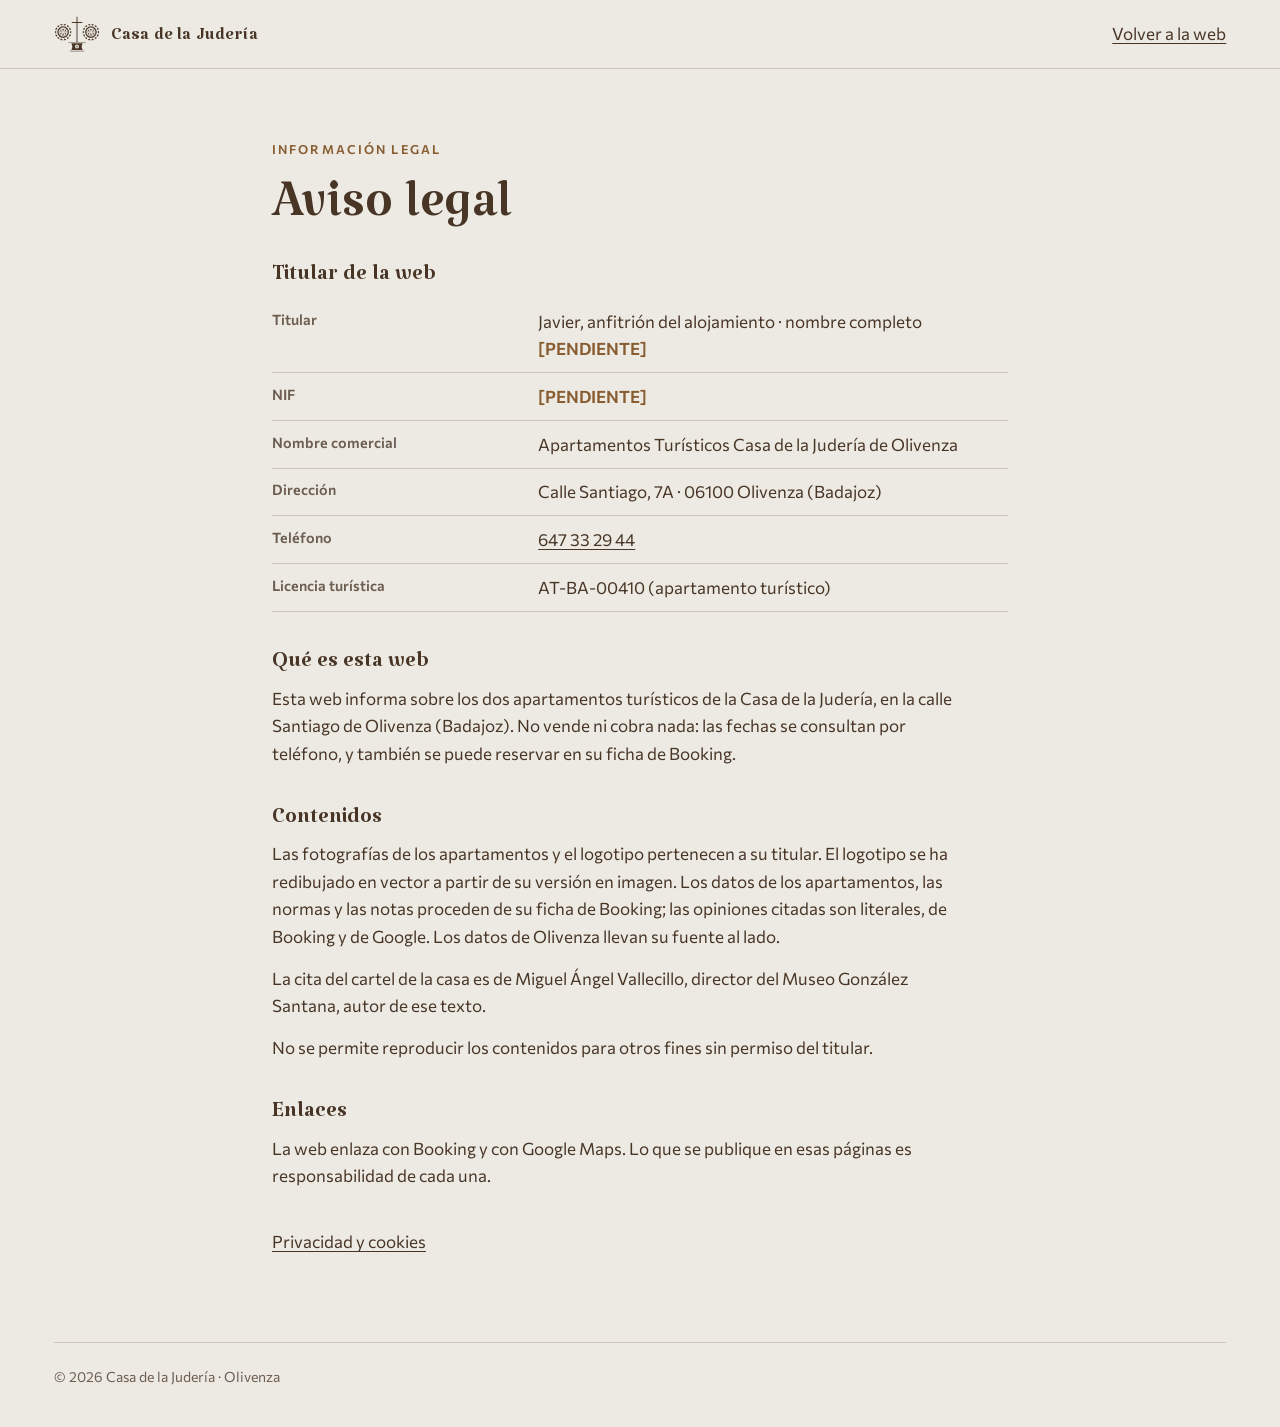
<file: aviso-legal.html>
<!DOCTYPE html>
<html lang="es" class="sin-js">
<head>
<meta charset="utf-8">
<meta name="robots" content="noindex, nofollow">
<meta name="viewport" content="width=device-width, initial-scale=1">
<title>Aviso legal · Casa de la Judería</title>
<meta name="theme-color" content="#ECEAE3">
<link rel="icon" href="assets/favicon.svg" type="image/svg+xml">
<link rel="preconnect" href="https://fonts.googleapis.com">
<link rel="preconnect" href="https://fonts.gstatic.com" crossorigin>
<link rel="stylesheet" href="https://fonts.googleapis.com/css2?family=Commissioner:wght@300..700&display=swap" data-fuentes>
<link rel="stylesheet" href="css/estilos.css?v=748f1abb">
<link rel="stylesheet" href="css/legal.css?v=9b8b2a70">
</head>
<body class="legal">
<!-- sprite:inicio -->
<svg class="sprite" aria-hidden="true" focusable="false" width="0" height="0" style="position:absolute">
  <symbol id="s-roseta" viewBox="-100 -100 200 200">
    <g class="roseta__dientes">
      <path class="roseta__diente" d="M76 0L94.46 -17.14A96 96 0 0 1 94.46 17.14Z"/>
      <path class="roseta__diente" d="M68.47 32.98L92.54 25.54A96 96 0 0 1 77.67 56.43Z"/>
      <path class="roseta__diente" d="M47.39 59.42L72.29 63.16A96 96 0 0 1 45.49 84.54Z"/>
      <path class="roseta__diente" d="M16.91 74.09L37.73 88.27A96 96 0 0 1 4.31 95.9Z"/>
      <path class="roseta__diente" d="M-16.91 74.09L-4.31 95.9A96 96 0 0 1 -37.73 88.27Z"/>
      <path class="roseta__diente" d="M-47.39 59.42L-45.49 84.54A96 96 0 0 1 -72.29 63.16Z"/>
      <path class="roseta__diente" d="M-68.47 32.98L-77.67 56.43A96 96 0 0 1 -92.54 25.54Z"/>
      <path class="roseta__diente" d="M-76 0L-94.46 17.14A96 96 0 0 1 -94.46 -17.14Z"/>
      <path class="roseta__diente" d="M-68.47 -32.98L-92.54 -25.54A96 96 0 0 1 -77.67 -56.43Z"/>
      <path class="roseta__diente" d="M-47.39 -59.42L-72.29 -63.16A96 96 0 0 1 -45.49 -84.54Z"/>
      <path class="roseta__diente" d="M-16.91 -74.09L-37.73 -88.27A96 96 0 0 1 -4.31 -95.9Z"/>
      <path class="roseta__diente" d="M16.91 -74.09L4.31 -95.9A96 96 0 0 1 37.73 -88.27Z"/>
      <path class="roseta__diente" d="M47.39 -59.42L45.49 -84.54A96 96 0 0 1 72.29 -63.16Z"/>
      <path class="roseta__diente" d="M68.47 -32.98L77.67 -56.43A96 96 0 0 1 92.54 -25.54Z"/>
    </g>
    <path class="roseta__anillo" d="M68.5 0A68.5 68.5 0 1 1 -68.5 0A68.5 68.5 0 1 1 68.5 0ZM53.5 0A53.5 53.5 0 1 0 -53.5 0A53.5 53.5 0 1 0 53.5 0Z" fill-rule="evenodd"/>
    <path class="roseta__huecos" d="M4.75 2.74A43.87 43.87 0 0 0 48.62 2.74A43.87 43.87 0 0 0 26.68 40.73A43.87 43.87 0 0 0 4.75 2.74ZM0 5.48A43.87 43.87 0 0 0 21.94 43.48A43.87 43.87 0 0 0 -21.93 43.48A43.87 43.87 0 0 0 0 5.48ZM-4.75 2.74A43.87 43.87 0 0 0 -26.68 40.73A43.87 43.87 0 0 0 -48.62 2.74A43.87 43.87 0 0 0 -4.75 2.74ZM-4.75 -2.74A43.87 43.87 0 0 0 -48.62 -2.74A43.87 43.87 0 0 0 -26.68 -40.73A43.87 43.87 0 0 0 -4.75 -2.74ZM0 -5.48A43.87 43.87 0 0 0 -21.94 -43.48A43.87 43.87 0 0 0 21.94 -43.48A43.87 43.87 0 0 0 0 -5.48ZM4.75 -2.74A43.87 43.87 0 0 0 26.68 -40.73A43.87 43.87 0 0 0 48.62 -2.74A43.87 43.87 0 0 0 4.75 -2.74Z"/>
  </symbol>
  <symbol id="s-simbolo" viewBox="0 0 540 424">
    <g class="simbolo__cruz">
      <g class="cruz">
        <rect class="cruz__palo" x="264.5" y="8" width="11" height="298"/>
        <rect class="cruz__travesano" x="208" y="70" width="124" height="12"/>
      </g>
    </g>
    <g class="simbolo__peana">
      <rect class="peana__mesa" x="166.5" y="305" width="207" height="5"/>
      <path class="peana__cuerpo" d="M202 319H338Q311.75 359.5 338.5 400H201.5Q228.25 359.5 202 319ZM294 357.3A24 24 0 1 0 246 357.3A24 24 0 1 0 294 357.3Z" fill-rule="evenodd"/>
      <path class="peana__flor" d="M270 357.3Q275.6 348.55 270 339.8Q264.4 348.55 270 357.3ZM270 357.3Q280.38 357.77 285.16 348.55Q274.78 348.08 270 357.3ZM270 357.3Q274.78 366.52 285.16 366.05Q280.38 356.83 270 357.3ZM270 357.3Q264.4 366.05 270 374.8Q275.6 366.05 270 357.3ZM270 357.3Q259.62 356.83 254.84 366.05Q265.22 366.52 270 357.3ZM270 357.3Q265.22 348.08 254.84 348.55Q259.62 357.77 270 357.3Z"/>
      <rect class="peana__base" x="186" y="409" width="168" height="6"/>
    </g>
    <g class="simbolo__roseta simbolo__roseta--izq" transform="translate(107 189.3)">
      <g class="roseta">
        <g class="roseta__dientes">
          <path class="roseta__diente" d="M76 0L94.46 -17.14A96 96 0 0 1 94.46 17.14Z"/>
          <path class="roseta__diente" d="M68.47 32.98L92.54 25.54A96 96 0 0 1 77.67 56.43Z"/>
          <path class="roseta__diente" d="M47.39 59.42L72.29 63.16A96 96 0 0 1 45.49 84.54Z"/>
          <path class="roseta__diente" d="M16.91 74.09L37.73 88.27A96 96 0 0 1 4.31 95.9Z"/>
          <path class="roseta__diente" d="M-16.91 74.09L-4.31 95.9A96 96 0 0 1 -37.73 88.27Z"/>
          <path class="roseta__diente" d="M-47.39 59.42L-45.49 84.54A96 96 0 0 1 -72.29 63.16Z"/>
          <path class="roseta__diente" d="M-68.47 32.98L-77.67 56.43A96 96 0 0 1 -92.54 25.54Z"/>
          <path class="roseta__diente" d="M-76 0L-94.46 17.14A96 96 0 0 1 -94.46 -17.14Z"/>
          <path class="roseta__diente" d="M-68.47 -32.98L-92.54 -25.54A96 96 0 0 1 -77.67 -56.43Z"/>
          <path class="roseta__diente" d="M-47.39 -59.42L-72.29 -63.16A96 96 0 0 1 -45.49 -84.54Z"/>
          <path class="roseta__diente" d="M-16.91 -74.09L-37.73 -88.27A96 96 0 0 1 -4.31 -95.9Z"/>
          <path class="roseta__diente" d="M16.91 -74.09L4.31 -95.9A96 96 0 0 1 37.73 -88.27Z"/>
          <path class="roseta__diente" d="M47.39 -59.42L45.49 -84.54A96 96 0 0 1 72.29 -63.16Z"/>
          <path class="roseta__diente" d="M68.47 -32.98L77.67 -56.43A96 96 0 0 1 92.54 -25.54Z"/>
        </g>
        <path class="roseta__anillo" d="M68.5 0A68.5 68.5 0 1 1 -68.5 0A68.5 68.5 0 1 1 68.5 0ZM53.5 0A53.5 53.5 0 1 0 -53.5 0A53.5 53.5 0 1 0 53.5 0Z" fill-rule="evenodd"/>
        <path class="roseta__huecos" d="M4.75 2.74A43.87 43.87 0 0 0 48.62 2.74A43.87 43.87 0 0 0 26.68 40.73A43.87 43.87 0 0 0 4.75 2.74ZM0 5.48A43.87 43.87 0 0 0 21.94 43.48A43.87 43.87 0 0 0 -21.93 43.48A43.87 43.87 0 0 0 0 5.48ZM-4.75 2.74A43.87 43.87 0 0 0 -26.68 40.73A43.87 43.87 0 0 0 -48.62 2.74A43.87 43.87 0 0 0 -4.75 2.74ZM-4.75 -2.74A43.87 43.87 0 0 0 -48.62 -2.74A43.87 43.87 0 0 0 -26.68 -40.73A43.87 43.87 0 0 0 -4.75 -2.74ZM0 -5.48A43.87 43.87 0 0 0 -21.94 -43.48A43.87 43.87 0 0 0 21.94 -43.48A43.87 43.87 0 0 0 0 -5.48ZM4.75 -2.74A43.87 43.87 0 0 0 26.68 -40.73A43.87 43.87 0 0 0 48.62 -2.74A43.87 43.87 0 0 0 4.75 -2.74Z"/>
      </g>
    </g>
    <g class="simbolo__roseta simbolo__roseta--der" transform="translate(433.5 189.3)">
      <g class="roseta">
        <g class="roseta__dientes">
          <path class="roseta__diente" d="M76 0L94.46 -17.14A96 96 0 0 1 94.46 17.14Z"/>
          <path class="roseta__diente" d="M68.47 32.98L92.54 25.54A96 96 0 0 1 77.67 56.43Z"/>
          <path class="roseta__diente" d="M47.39 59.42L72.29 63.16A96 96 0 0 1 45.49 84.54Z"/>
          <path class="roseta__diente" d="M16.91 74.09L37.73 88.27A96 96 0 0 1 4.31 95.9Z"/>
          <path class="roseta__diente" d="M-16.91 74.09L-4.31 95.9A96 96 0 0 1 -37.73 88.27Z"/>
          <path class="roseta__diente" d="M-47.39 59.42L-45.49 84.54A96 96 0 0 1 -72.29 63.16Z"/>
          <path class="roseta__diente" d="M-68.47 32.98L-77.67 56.43A96 96 0 0 1 -92.54 25.54Z"/>
          <path class="roseta__diente" d="M-76 0L-94.46 17.14A96 96 0 0 1 -94.46 -17.14Z"/>
          <path class="roseta__diente" d="M-68.47 -32.98L-92.54 -25.54A96 96 0 0 1 -77.67 -56.43Z"/>
          <path class="roseta__diente" d="M-47.39 -59.42L-72.29 -63.16A96 96 0 0 1 -45.49 -84.54Z"/>
          <path class="roseta__diente" d="M-16.91 -74.09L-37.73 -88.27A96 96 0 0 1 -4.31 -95.9Z"/>
          <path class="roseta__diente" d="M16.91 -74.09L4.31 -95.9A96 96 0 0 1 37.73 -88.27Z"/>
          <path class="roseta__diente" d="M47.39 -59.42L45.49 -84.54A96 96 0 0 1 72.29 -63.16Z"/>
          <path class="roseta__diente" d="M68.47 -32.98L77.67 -56.43A96 96 0 0 1 92.54 -25.54Z"/>
        </g>
        <path class="roseta__anillo" d="M68.5 0A68.5 68.5 0 1 1 -68.5 0A68.5 68.5 0 1 1 68.5 0ZM53.5 0A53.5 53.5 0 1 0 -53.5 0A53.5 53.5 0 1 0 53.5 0Z" fill-rule="evenodd"/>
        <path class="roseta__huecos" d="M4.75 2.74A43.87 43.87 0 0 0 48.62 2.74A43.87 43.87 0 0 0 26.68 40.73A43.87 43.87 0 0 0 4.75 2.74ZM0 5.48A43.87 43.87 0 0 0 21.94 43.48A43.87 43.87 0 0 0 -21.93 43.48A43.87 43.87 0 0 0 0 5.48ZM-4.75 2.74A43.87 43.87 0 0 0 -26.68 40.73A43.87 43.87 0 0 0 -48.62 2.74A43.87 43.87 0 0 0 -4.75 2.74ZM-4.75 -2.74A43.87 43.87 0 0 0 -48.62 -2.74A43.87 43.87 0 0 0 -26.68 -40.73A43.87 43.87 0 0 0 -4.75 -2.74ZM0 -5.48A43.87 43.87 0 0 0 -21.94 -43.48A43.87 43.87 0 0 0 21.94 -43.48A43.87 43.87 0 0 0 0 -5.48ZM4.75 -2.74A43.87 43.87 0 0 0 26.68 -40.73A43.87 43.87 0 0 0 48.62 -2.74A43.87 43.87 0 0 0 4.75 -2.74Z"/>
      </g>
    </g>
  </symbol>
  <symbol id="s-rotulo" viewBox="0 0 1412 410">
    <g class="rotulo__linea rotulo__linea--1">
      <path class="rotulo__letra" d="M59 176.4C35 174 17.9 155.3 11.5 124.6C11 122.4 10.6 120.5 10.5 120.3C10.4 120.2 10.2 118.7 10 117.1C9.8 115.5 9.5 113.1 9.4 111.8C8.3 105.1 8.4 86.8 9.5 80.2C9.7 78.5 10 76.4 10.1 75.5C10.6 71.3 12.8 62.6 14.9 56.5C22.6 34.5 36.4 20.7 54 17.6C57.7 17 69.3 17.1 73.2 17.8C87.2 20.4 98.9 29.1 108.7 43.8C110.4 46.5 110.6 47.4 109.5 47.6C106.3 48.1 102.9 50.9 100.2 55.3C97.1 60.5 90.8 67.8 89.6 67.8C89.3 67.8 89.1 66.6 89 63C87.5 31.1 69 12.5 51.3 25.2C45.9 29.1 39.7 40.3 37 51.3C36.6 52.9 35.9 55.7 35.5 57.5C30.7 76.8 30.5 111 35.2 127.2C36.5 131.7 37.4 134.9 37.7 135.7C37.9 136.1 38.6 137.7 39.2 139.2C42.2 146.6 45.2 151.2 50.2 156.2C56.5 162.4 60.4 164.1 68.7 164.1C84 164.2 94.9 156.2 103.9 138.5C106.9 132.6 107.6 132.7 105.8 138.7C101 154.4 91.7 166.3 79.4 172.5C73.3 175.5 65.3 177.1 59 176.4Z"/>
      <path class="rotulo__letra" d="M137 175.8C123.2 172.6 115.8 162.1 115.9 145.7C115.9 131.6 120.9 122.8 131.3 118.1C135.4 116.2 135.7 116.1 138.8 115.2C140.5 114.7 142.7 114 143.8 113.6C144.8 113.3 145.9 113 146.2 113C146.8 113 153.5 111 156.5 110C165.6 106.8 169.6 100.7 168.2 91.8C166.4 79.7 164 74.8 158.8 72.3C151.4 68.7 142.2 76.6 139.2 89C138.9 90.2 138.4 91.9 138.2 92.8C137.9 93.8 137.6 95.4 137.5 96.5C137 100.7 136.7 100.6 133.6 94.9C131.2 90.5 130.9 89.9 128.4 85.4C127.6 84 127 82.8 127 82.7C127 82.7 126.5 81.7 125.8 80.6C124.3 78.1 124.4 77.6 127.8 75.4C133.1 71.8 138 69.6 145 67.8C149.5 66.7 164.8 66.4 167.1 67.4C167.7 67.7 169.2 68.2 170.4 68.5C178.6 70.6 186.7 79.6 189.3 89.5C191.2 96.8 191.3 98 191.7 110.1C192.3 132.5 192.7 137.9 193.9 145.8C194.6 150.7 196.2 157.2 196.9 158.1C197.1 158.3 197.4 159.1 197.7 159.8C198.2 161.4 199.1 163 200.9 165C202.6 167 202.6 167.1 201.1 168.1C197.9 170.1 195.4 170.8 187.8 171.5C178.7 172.4 175.1 173.2 171.4 175.2C169 176.5 169 176.6 169 169C169 161.4 168.7 160.7 166.9 164.2C165.5 167 160.9 171 156 173.6C150.8 176.4 143.2 177.3 137 175.8ZM158.3 167.2C161.8 165.9 165.4 161.1 167.7 154.6L168.8 151.5L168.9 129.7C169 117.2 168.9 107.8 168.7 107.6C168.6 107.4 167.8 107.9 167 108.7C164.9 110.7 162.7 112.1 156.3 115.2C143.8 121.5 139.7 127.6 138.7 141.3C138.3 146.6 138.8 154.2 139.8 156.2C142.1 161 142.7 162 144.7 164C148.5 167.9 153.2 169 158.3 167.2Z"/>
      <path class="rotulo__letra" d="M241.5 175.9C238.9 175.8 235 175.3 232.8 174.9C230.6 174.6 228.2 174.1 227.3 174C222.8 173.2 213 169.2 211.7 167.4C210.7 166.2 211.3 159.8 212.8 156.3C213 155.7 213.6 154.3 214 153.3C214.4 152.3 215.4 150.1 216.2 148.4C218.4 143.8 220.4 136.6 221.1 131.7C221.2 130.5 221.8 131 222.8 133.3C226.8 141.8 233.7 153 238.9 159.4C249.4 172.3 262.9 176.2 267.4 167.5C269.1 164.2 269.3 162.7 268.4 159C266.5 151.8 261.4 146.1 248.5 137.4C228.9 124.1 222.5 118.1 218 108.7C215.5 103.5 215 101.1 214.9 94.3C214.9 88 215 87.6 216.9 82.8C219.9 75.3 228 69.7 238.3 68.2C239.2 68 240.7 67.7 241.7 67.4C243.9 66.8 267.4 66.6 270 67.3C270.8 67.4 272.8 67.8 274.3 68.2C278.5 69 283.6 70.6 284.5 71.4L285.3 72.2L284.5 75.2C284.1 76.8 283.4 79.1 282.9 80.3C282.4 81.5 281.7 83.5 281.3 84.7C280.9 85.9 280.3 87.5 280 88.3C278.9 91.1 277.9 95.5 277.5 99.8C277 104.9 277.1 104.3 276.6 104.3C276.5 104.3 275.9 103.5 275.4 102.4C267.8 85.1 258.7 74.1 250 71.5C242.2 69.2 236.9 74 237.4 82.9C238 93.4 243.2 99.2 264.2 112.7C284 125.4 290.7 134.2 291.2 148C292.1 168 274.3 178 241.5 175.9Z"/>
      <path class="rotulo__letra" d="M323.2 176C308.1 172.7 300 160.5 301.3 143C302.5 126.5 309.8 118.8 328.7 113.9C329.9 113.5 331.8 113 333 112.7C334.2 112.3 336.1 111.8 337.2 111.5C352.4 107.7 356.4 100.6 352.3 84.7C350.1 75.9 346.7 72.1 340.8 71.7C333.6 71.3 326.4 79.4 323.9 90.7C323.8 91.5 323.4 93.1 323.2 94.2C322.9 95.3 322.6 96.8 322.5 97.5C322.1 100 321.7 99.8 319.6 95.9C317.2 91.6 312.3 82.5 311.3 80.8C310 78.6 310.1 77.6 311.4 76.6C316.1 73.1 326.1 68.4 328.9 68.3C329.3 68.3 330.3 68.1 331.1 67.9C335.8 66.3 349.9 66.4 354.8 68.1C358.9 69.5 359.5 69.8 360 70.2C360.3 70.4 360.7 70.7 361 70.8C363.1 71.5 367.8 76 369.8 79.2C371.3 81.4 373.3 85.4 373.3 86C373.3 86.2 373.6 86.8 373.9 87.4C374.9 89.4 376.2 94.7 376.7 99.2C376.9 100.8 377.2 102.7 377.3 103.3C377.5 104 377.7 110.3 377.7 117.5C377.8 130.1 377.9 133.2 378.7 139.5C378.9 141.1 379.2 143.9 379.4 145.6C379.5 147.3 379.9 149.3 380.2 150C380.4 150.8 380.7 151.8 380.7 152.2C380.7 154.8 384.3 163 386.4 165.2C387.7 166.6 387.6 167.3 385.9 168.4C383.6 169.8 381 170.7 377.8 171C363.1 172.6 361.2 172.9 357.1 175.1C354.9 176.2 354.8 176 354.8 168.8C354.8 161.2 354.2 160.1 352.3 164C351.1 166.4 346.6 170.7 343.5 172.5C337.5 176 329.5 177.4 323.2 176ZM344.2 166.8C348.7 164.7 351.8 160 353.7 152.5L354.7 148.5L354.9 129C354.9 118.3 354.9 109.1 354.8 108.6C354.6 107.5 353.6 107.4 352.7 108.4C351.6 109.8 348 112 342.7 114.7C331.9 120.2 328.3 123.9 325.5 132.6C318.9 152.8 330.1 173.5 344.2 166.8Z"/>
      <path class="rotulo__letra" d="M467 176.1C448.8 173.3 435.3 158.1 432.2 136.8C431.9 135.2 431.6 133.2 431.4 132.3C430 127 430.8 111 432.8 102.7C434.3 96.3 438.3 86.7 440.4 84.2C440.7 83.8 441.7 82.6 442.5 81.5C444.8 78.6 449.2 74.4 451.9 72.6C455.6 70.1 457.8 69.2 465.2 67.3C465.9 67.1 469.1 66.9 472.3 66.9C478.8 66.9 481.5 67.6 485.7 70C489 72 488.7 74.6 488.7 44.9C488.7 27.2 488.8 18.6 489 18.5C489.2 18.4 490.2 19.1 491.3 20.1C494.4 23 502 26.3 507.2 27.2C507.9 27.3 509.2 27.6 510.2 27.8C511.1 28.1 512.8 28.5 514 28.8C521.5 30.6 521.9 30.9 520.1 32.8C516.3 36.8 514 43.1 512.4 54L511.5 60.2L511.5 97C511.5 122.3 511.6 134.8 511.9 137C513.7 152.4 515.7 159.2 519.7 164.6C521.6 167.1 521.6 167.4 519.5 168.6C516.5 170.3 513.9 170.8 505.5 171.7C498.2 172.4 492.9 173.6 490.5 175.2C489.2 176.1 488.7 175.8 488.6 174.1C488.5 172.1 487.7 171.9 485.6 173.1C480.1 176.3 474.3 177.2 467 176.1ZM478.7 171.6C481.4 171.1 485.2 169.2 487 167.4L488.7 165.8L488.6 121.4L488.5 76.9L487.2 75.8C479.3 69 470.3 69.6 464.5 77.4C462.1 80.5 458.6 88.3 457.7 92.5C457.5 93.4 457.2 95 456.9 96C456.2 98.7 455.8 100.9 455.1 105.8C454.4 110.9 454.3 133.2 454.9 136.8C456.9 147.7 457.2 148.8 458.6 153.2C463 167.2 469.8 173.5 478.7 171.6Z"/>
      <path class="rotulo__letra" d="M563.2 176.4C559.9 176 555.9 175.2 554.9 174.8C554.2 174.6 553.4 174.3 553.1 174.3C552.3 174.3 547.9 172.2 545.2 170.4C538.1 165.9 533 159.3 528.6 149.3C527.7 147.4 526 141.8 526 140.9C526 140.5 525.8 139.6 525.5 138.9C523.8 134.9 523.2 118.6 524.3 108.3C524.9 103.3 527.3 93.1 528.5 90.7C528.7 90.2 529.4 88.8 530 87.5C536.7 73 551.7 65 568.5 66.9C579.2 68.2 589.2 77.7 592.6 89.8C594.3 95.8 594.3 107.2 592.6 112.4C592.3 113.5 592 114.6 592 114.9C592 115.7 589.7 121.2 588.5 123.4C581.9 134.5 571.1 140.6 555 142.2C548.2 142.9 548.4 142.8 549.8 146.8C555.1 161.7 564.5 168.3 576.9 165.8C581.4 164.9 587.6 161.4 591 157.9C593.5 155.2 594 156.6 591.9 160.7C586.6 171 574.2 177.8 563.2 176.4ZM555.2 137.4C560.5 135.6 563.6 132.8 566.6 126.8C573.4 113.1 573.1 82 566 74C559.7 66.8 551.1 74.6 548.7 89.8C548.4 91.1 548.1 92.8 547.9 93.5C545.9 101.6 545.6 131.8 547.5 137.6C547.7 138.3 552.8 138.1 555.2 137.4Z"/>
      <path class="rotulo__letra" d="M637.7 176.5C637.3 176.2 637.5 175.7 638.8 173.8C640.5 171.1 642.3 166 643.4 161.2C643.7 159.3 644.2 157.2 644.3 156.5C644.5 155.8 644.8 153.5 645 151.5C645.2 149.5 645.6 145.7 645.9 143.2C647.3 129.1 647.3 66.8 645.8 55.3C644.4 44.4 642.5 38.5 639.1 33.9C637.2 31.5 637.1 31.3 637.8 30.7C638.3 30.3 645.2 28.4 649.5 27.5C657.7 25.8 664.3 22.8 667.8 19.3C669.8 17.4 669.6 13.5 669.8 73.8C670 136.2 670.4 148.2 672.6 157.3C672.8 158.5 673.3 160.5 673.5 161.8C674.4 166.5 676.2 171.3 678.2 174.1C680.2 176.9 681.9 176.6 658.8 176.7C644.7 176.8 638.1 176.7 637.7 176.5Z"/>
      <path class="rotulo__letra" d="M705.7 176.1C695.7 174.1 688 167.3 685.2 158C684.8 157 684.3 155.4 684 154.5C683.3 152.1 683.3 139.1 684.1 137.3C684.4 136.6 684.7 135.4 684.8 134.6C685.5 130.2 690.2 123.5 694.6 120.5C698.2 118 707.9 114.3 713.8 113.1C725 110.8 731.8 107 734.9 101.6C737.7 96.4 734.6 79.7 729.9 74.7C725 69.7 717.2 70.9 712.2 77.4C710.4 79.8 707.3 85.7 707.3 86.8C707.3 87.2 707.1 87.9 706.8 88.5C706.5 89 706.1 90.3 706 91.3C705.3 94.9 704.3 99 704 99C703.6 99 703.2 98.4 701.2 94.7C700.1 92.7 698.9 90.6 698.5 89.8C698.1 89.1 697.3 87.7 696.7 86.7C696.2 85.7 695 83.5 694 81.9C691.8 78 691.8 77.7 694.6 75.9C705.2 68.9 711.9 66.9 724.7 66.9C733 66.8 733.4 66.9 738.8 68.8C745.6 71.1 752 77.3 754.7 84C755.1 85 755.5 86 755.7 86.2C756 86.6 757.3 91.1 757.9 94.2C758.1 95.4 758.6 97.6 758.8 99C759.2 100.7 759.4 104.5 759.5 112.5C759.8 129.1 760.2 136.4 761.7 146.3C762.8 154.4 765.5 161.8 768.6 165.4C770.1 167.1 769.9 167.5 767 168.9C763.2 170.7 763.5 170.7 753.5 171.7C747 172.3 742.4 173.4 739.2 175.1C737 176.3 737 176.1 737 169C737 161.2 736.7 160.7 734.1 164.6C728.3 173.3 716.3 178.2 705.7 176.1ZM726.3 167C730.4 164.9 734.1 159.4 735.9 152.7L736.8 149.5L736.9 128.8L737 108L736.2 108C735.7 108 734.7 108.6 733.5 109.6C732.3 110.7 729.7 112.2 726.1 114C717 118.6 712.6 122.1 709.9 127C705 135.9 704.4 151 708.7 159.2C712.4 166.5 720.2 170 726.3 167Z"/>
      <path class="rotulo__letra" d="M843.5 176C832.8 174.3 825.3 170 819.6 162.3C816.5 158.1 813.9 151.5 813 145.3C812.7 142.9 812.9 142.6 815.4 141.7C819.2 140.2 823.7 136.4 828.2 130.4C829.1 129.3 830.8 127.1 832 125.6C834.9 121.9 840.3 116.3 841.1 116.3C841.8 116.3 841.7 120.4 840.9 121.8C839.4 124.6 838.7 146.4 839.8 154C841.9 168.2 846.3 174 853.3 171.6C857.8 170.1 861.4 165 863 157.8C863.4 156 863.9 153.7 864.2 152.7C864.4 151.7 864.8 149 865 146.7C865.2 144.4 865.6 139.8 865.9 136.5C866.6 128.6 866.8 62.2 866.1 56.2C865.9 54.1 865.5 49.9 865.2 46.7C864.1 33.7 861.2 22.5 857.9 18.7C857.4 18.1 857 17.4 857.1 17.2C857.3 16.6 899 16.5 899 17.2C899 17.4 898.3 18.7 897.5 20C895.4 23.2 892.3 33 892.3 36.4C892.3 37 892.1 38.4 891.9 39.5C891.4 41.4 890.7 48.5 890 59.7C889.8 62.7 889.5 77.1 889.3 91.7C889.2 106.2 889 118.4 888.9 118.7C888.7 119.1 888.5 121.1 887.5 130.7C887.1 134.1 885.1 143.7 883.8 148C882.8 151.3 880.2 157.8 879.4 159C879.1 159.5 878.6 160.4 878.3 161C877.4 162.8 873.6 167.4 871.4 169.3C864.2 175.3 854 177.7 843.5 176Z"/>
      <path class="rotulo__letra" d="M937 176.1C924.7 174 918 167.9 914.2 155.3C912.2 148.7 911.7 142.5 911.5 124.3C911.4 115.4 911.2 107.3 911 106.2C910.9 105.1 910.5 102.4 910.1 100.3C909.8 98.2 909.4 96 909.1 95.3C908.8 94.7 908.5 93.5 908.3 92.8C907.8 90.4 905.5 86 903.7 83.7C901.1 80.5 901.3 80.4 908.8 78.6C917.7 76.6 919.2 76.2 921.5 75.4C925.8 74 930.2 71.5 932.1 69.4C933.5 67.9 934 68 934 69.9C934 70.8 934 87.4 934 106.8C934 126.3 934.2 143.6 934.3 145.3C935.4 156.6 935.7 158.7 936.5 161.4C938.5 168.3 941.7 171.7 946.1 171.7C952 171.7 955.5 167.4 957.7 157.4L958.7 152.9L958.7 132.7C958.7 121.6 958.5 111.4 958.3 110C958.1 108.6 957.8 105.9 957.7 104C956.9 95.9 954.1 88.1 950.3 83.4C947.8 80.3 947.6 80.5 964.2 76.6C971.1 75 976.5 72.4 979.4 69.2C980.1 68.4 980.7 68 980.9 68.1C981.2 68.3 981.3 75.4 981.3 95.9C981.3 132.4 981.7 138.7 984.1 147.5C985.7 153.5 987.1 156.5 989.8 160C991.7 162.5 991.7 162.6 988 163.7C985.4 164.4 984.4 164.7 980 165.6C978.6 165.8 977.1 166.2 976.5 166.4C976 166.5 975.2 166.7 974.8 166.7C974.3 166.7 973.4 167 972.7 167.3C971.9 167.7 971.1 168 970.8 168C969.6 168 964 171 961.7 173C960.4 174.1 959.2 175 959.1 174.8C958.9 174.7 958.8 173.1 958.7 171.3C958.6 167.3 958.2 167.1 956.3 169.9C952.5 175.6 946 177.7 937 176.1Z"/>
      <path class="rotulo__letra" d="M1035 176.5C1034.7 176.4 1033.2 176.2 1031.5 176C1021.3 174.6 1012.7 169.3 1006.5 160.5C1000.8 152.4 997 141.7 996 130.7C995.6 126.1 995.8 112.7 996.3 109C999.2 89.5 1009.7 74.1 1023.7 69C1033.1 65.6 1043.2 66 1050.2 69.9C1053.6 71.8 1053.3 74.3 1053.3 44.7C1053.3 27.4 1053.4 18.6 1053.7 18.5C1053.9 18.4 1054.9 19.1 1056 20.1C1059.6 23.4 1065.1 25.6 1074.8 27.9C1086.7 30.6 1086.6 30.5 1084.1 33.9C1080.3 39.1 1077 49.9 1077 57.2C1077 58.4 1076.8 60.9 1076.5 62.8C1075.8 67 1075.7 124.1 1076.3 129.7C1076.5 131.4 1076.8 134.9 1077 137.3C1077.2 139.8 1077.4 142.7 1077.6 143.7C1077.8 144.7 1078.2 147 1078.5 148.8C1078.8 150.7 1079.3 152.6 1079.5 153.2C1079.7 153.7 1080 154.7 1080.1 155.4C1080.6 158 1083.9 164.2 1085.7 166C1087.5 167.9 1082.1 170.4 1074.8 171.2C1061.5 172.6 1059.9 172.9 1055.8 175.1C1054.1 175.9 1053.3 175.7 1053.3 174.4C1053.3 172.1 1052.9 171.9 1050.2 173.4C1045.7 175.7 1038.6 177.2 1035 176.5ZM1043.5 171.6C1046.2 171.2 1050 169.3 1051.8 167.5L1053.3 166.1L1053.3 121.7L1053.3 77.4L1052.3 76.2C1051.7 75.5 1050.4 74.5 1049.3 73.8C1039.9 68.3 1032.6 70.8 1026.7 81.4C1025.1 84.3 1024.7 85.4 1022.5 92.3C1021.6 95 1020.3 101.9 1020 105.4C1019.8 107.3 1019.5 109.8 1019.3 111C1018.9 113.6 1019 130.1 1019.4 132.8C1019.5 133.9 1019.9 136.6 1020.1 138.7C1021.4 149.2 1024.8 159.5 1028.9 165C1033.3 170.9 1037.3 172.8 1043.5 171.6Z"/>
      <path class="rotulo__letra" d="M1124.5 175.8C1115.8 174.3 1110.8 171.9 1105 166.4C1097.6 159.5 1092.5 150 1090.3 139.4C1088.5 130.6 1088.5 130.2 1088.5 120.7C1088.6 91.5 1097.9 74.2 1116.4 68.5C1137 62.1 1154.4 72.6 1158.5 93.8C1159.9 101.4 1157.4 117 1154 122.1C1153.6 122.5 1153.3 123 1153.3 123.1C1153.3 123.2 1152.8 124.1 1152.2 125.1C1146.8 133.5 1136.4 139.8 1125 141.6C1121.4 142.2 1116 142.7 1115.7 142.5C1115.2 142.2 1114.4 142.7 1114 143.3C1113.5 144.3 1116.3 151.9 1118 154.3C1118.4 154.8 1118.7 155.4 1118.7 155.5C1118.7 156.9 1124.8 162.6 1128.3 164.4C1136.5 168.7 1148.8 165.5 1157 156.9C1159.2 154.6 1159.3 155.7 1157.2 159.7C1152.8 168.4 1146.2 173.6 1136.9 175.8C1132.6 176.9 1130.3 176.9 1124.5 175.8ZM1119.1 137.6C1122.9 136.8 1126.9 133.9 1129.8 129.8C1130.7 128.7 1131.3 127.6 1131.3 127.5C1131.3 127.3 1131.8 126.2 1132.3 125C1134.5 120 1135.5 114.9 1136 106.6C1137.2 89.7 1134.5 76.1 1129.4 72.5C1122 67.4 1114.6 77.6 1112.5 96C1112.2 98.5 1111.8 101.7 1111.6 103.2C1111 107.2 1110.9 126.8 1111.3 130.7C1111.6 132.4 1111.8 134.6 1111.9 135.5C1112 136.4 1112.2 137.4 1112.4 137.6C1112.8 138.1 1116.7 138.1 1119.1 137.6Z"/>
      <path class="rotulo__letra" d="M1185.9 176.8C1163.2 176.7 1164.8 176.9 1166.7 174.1C1167.9 172.4 1169.5 168.8 1170 166.5C1170.2 165.6 1170.6 164.2 1170.9 163.4C1171.1 162.7 1171.5 161.2 1171.6 160.1C1172.8 153.5 1173 151.7 1173.3 148.6C1173.5 146.7 1173.8 144 1174 142.7C1175.1 134.1 1175 108.9 1173.8 103.2C1173.6 101.9 1173.3 100.1 1173.2 99.3C1172.6 93.9 1169.3 86.1 1166.4 82.9C1164.4 80.8 1165.4 80.2 1173.3 78.4C1186.7 75.3 1192.5 73 1196 69.2C1197.6 67.4 1197.9 67.9 1197.8 72.5C1197.7 77 1198.6 78.3 1200 75.8C1200.4 75.2 1200.8 74.7 1201 74.7C1201.1 74.7 1201.4 74.4 1201.5 74C1202.1 72.8 1205.6 70.2 1208.6 68.8C1223 61.9 1243.6 71.7 1249.5 88.2C1249.8 89.1 1250.2 90 1250.4 90.2C1250.7 90.7 1252 96.1 1252 97.2C1252 99 1247.5 101.2 1242.5 101.8C1238.9 102.3 1235.2 104.1 1233 106.4C1230.7 108.8 1230.5 108.6 1230.2 103.1C1229.4 84.1 1224 72.7 1215.5 71.5C1209.6 70.8 1203.2 75.3 1199.3 82.9L1197.8 85.8L1197.7 101.2C1197.6 122.8 1198.3 143.6 1199.5 150.2C1199.7 151.6 1200.1 154.1 1200.3 155.7C1201.2 162.6 1204.1 171.1 1206.9 175C1207.7 176.1 1207.5 177.1 1206.5 176.9C1206.3 176.9 1197.1 176.8 1185.9 176.8Z"/>
      <path class="rotulo__letra" d="M1279.2 176.7C1262.1 176.7 1261.3 176.6 1261.3 176C1261.3 175.7 1261.6 175.2 1262 174.9C1263.5 173.5 1266.2 166.6 1267.2 161.5C1267.4 160.2 1267.8 158.3 1268 157.3C1268.2 156.3 1268.6 153.4 1268.8 150.8C1269.1 148.3 1269.6 145 1269.8 143.5C1270 141.8 1270.1 134.7 1270.2 123.3C1270.2 105 1270.2 105.4 1268.6 97.3C1267.5 91.4 1265 86 1262 82.7C1260.9 81.4 1260.8 81.2 1261.4 80.7C1262.1 80.1 1269.7 78 1274 77.2C1280.9 76 1287.4 73 1291.2 69.6C1292.2 68.7 1293.2 68.1 1293.3 68.2C1293.5 68.3 1293.7 78.9 1293.7 96.1C1293.7 125.7 1294 140 1294.8 146.5C1295.8 154.7 1296.3 157.9 1296.6 158.7C1296.8 159.1 1297 160.2 1297.1 161.1C1297.7 164.8 1300.4 171.7 1302.5 174.8C1302.9 175.5 1303.3 176.2 1303.3 176.3C1303.3 176.8 1299 176.8 1279.2 176.7Z"/>
      <path class="rotulo__letra" d="M1261.7 50.6C1261.7 50.1 1262.4 47.6 1263.4 45C1264.3 42.3 1266 37.3 1267.2 33.8C1268.4 30.3 1270.1 25.3 1271 22.7C1272 20 1272.9 17.2 1273.2 16.5C1273.4 15.8 1273.9 14.3 1274.3 13.3C1274.7 12.3 1275.2 10.9 1275.4 10.3C1276 8.2 1275.1 8 1288.2 12.9C1290 13.5 1292.3 14.3 1293.2 14.7C1295.6 15.5 1297 16.3 1297 16.8C1297 17 1294.9 19.3 1292.2 21.8C1289.6 24.4 1281.8 32.1 1274.9 38.9C1267.9 45.7 1262.1 51.3 1261.9 51.3C1261.8 51.3 1261.7 51 1261.7 50.6Z"/>
      <path class="rotulo__letra" d="M1336 176C1321.7 173 1313.4 161 1314.1 144.5C1314.8 128.5 1320.8 120.6 1336.1 115.5C1339.5 114.4 1340.6 114.1 1348.5 112C1359.8 109 1364.7 105.4 1366.3 99.1C1367.1 96.3 1367.1 94.8 1366.7 92.4C1366.5 91.6 1366.1 89.4 1365.8 87.7C1364.1 77.9 1360.8 73 1355 71.8C1348 70.4 1341.6 76.2 1338.1 87.3C1336.2 93.2 1336 94.1 1336 95.7C1336 97.4 1335.3 99.7 1334.8 99.7C1334.6 99.7 1334.2 99.2 1334 98.6C1333.2 97 1328.3 87.9 1328 87.5C1327.4 86.7 1323 78.5 1323 78.2C1323 76.1 1336.2 69.3 1342.3 68.2C1343 68 1344.2 67.7 1345 67.4C1348 66.4 1362.4 66.6 1366.5 67.8C1378.9 71.3 1385.8 79.7 1388.8 94.8C1389.7 99 1389.6 98.2 1390.7 126.2C1391 134.7 1391.8 144.4 1392.2 145C1392.2 145.1 1392.5 146.7 1392.8 148.5C1393.7 154.7 1396.4 161.5 1399 164.7C1399.6 165.5 1400.3 166.3 1400.4 166.6C1400.8 167.1 1399.5 168.3 1397.7 169.1C1393.8 170.7 1394.1 170.7 1383.5 171.8C1375.9 172.6 1372.5 173.5 1369.4 175.4C1367.7 176.5 1367.6 176.1 1367.4 169.1C1367.3 161.4 1367.1 160.6 1365.8 163.1C1360.9 172.5 1347.3 178.4 1336 176ZM1356 167.4C1361.2 165.4 1366.1 157.9 1367.1 150.3C1367.3 149.2 1367.5 110.8 1367.4 108.2C1367.3 107.3 1366.3 107.6 1364.8 109.1C1363.3 110.7 1361.6 111.7 1354.2 115.5C1341.1 122.2 1336.9 129.5 1336.9 146C1336.9 155.5 1339.7 162.2 1345.5 166.2C1348.2 168 1353 168.6 1356 167.4Z"/>
    </g>
    <g class="rotulo__linea rotulo__linea--2">
      <path class="rotulo__letra" d="M320.2 396.2C312.1 395.2 303.2 390.5 297.6 384.3C295.6 382.1 292 377.1 292 376.6C292 376.5 291.5 375.5 290.9 374.4C288 369.6 285.2 360 284.3 352C282.7 337.2 284.6 322.2 289.7 311C291 308 291.4 307.3 293.9 303.5C298.6 296.2 306.5 290.5 315.4 288C319.6 286.8 329 286.4 332 287.3C334.5 288 337.8 289.4 339.1 290.3C341.5 291.8 341.3 293.4 341.3 264.3C341.3 246.9 341.4 238.3 341.7 238.3C341.9 238.3 343.1 239.2 344.4 240.3C348 243.2 356.7 247 359.8 247C360.4 247 361.4 247.2 362.2 247.5C362.9 247.7 364.8 248.2 366.3 248.5C369.5 249.1 373.9 250.6 374.2 251.1C374.3 251.3 373.9 251.9 373.3 252.6C365.4 261 363.8 273.5 364.1 322.7C364.2 336.7 364.4 349 364.5 350C364.6 351 364.9 354.6 365.2 358C366.2 370.6 369 380.5 372.7 384.5C374.6 386.5 374.5 387.4 372.3 388.5C368.6 390.4 365.7 391 358.8 391.5C352.8 391.9 347.8 393.1 343.9 395.1C341.6 396.2 341.4 396.1 341.3 394C341.1 392.3 340.2 391.8 338.9 392.9C335.3 395.9 328.4 397.2 320.2 396.2ZM334.2 390.9C336.6 390 339.7 388 340.6 386.8L341.3 385.9L341.3 341.3L341.3 296.8L339.8 295.4C333.1 289.9 325.4 289.5 320.1 294.4C314.6 299.4 309.5 312 308.3 323.3C308.1 325.1 307.8 327.3 307.6 328.3C306.9 331.3 307 351.9 307.7 356.3C308 358.3 308.4 360.7 308.5 361.7C308.6 362.7 309 364.1 309.2 364.8C309.5 365.5 309.7 366.5 309.7 366.9C309.7 367.4 309.9 368.4 310.1 369.2C310.4 369.9 310.9 371.5 311.3 372.7C312.1 375.3 313.8 379.4 315.5 382.5C319.8 390.7 326.7 393.8 334.2 390.9Z"/>
      <path class="rotulo__letra" d="M413.8 396.2C412 395.9 410 395.6 409.3 395.4C408.7 395.2 407.2 394.7 406 394.3C393.1 390.1 381.7 375.7 378.5 359.3C378.2 357.8 377.7 355.5 377.4 354.3C376.6 351.1 376.6 329.1 377.4 326.3C377.7 325.2 378 324 378 323.4C378 322.2 380 314.4 381 312C381.4 311 381.8 309.8 382 309.3C382.1 308.9 382.8 307.4 383.5 306.2C390.9 292.5 403 286 419.1 286.8C429.7 287.3 439.9 295 444.2 305.5C447.8 314.5 447.9 325.6 444.4 336.5C440.9 347.7 432.1 356 419.9 359.9C417.8 360.5 415.7 361.2 415.2 361.4C414.6 361.5 411.5 361.9 408.3 362.2C405 362.5 402.3 362.9 402.1 363.1C400.8 364.4 407.3 377.8 410.2 379.7C410.4 379.9 411.3 380.7 412.2 381.6C420.3 389.4 433.1 387.7 444.6 377.3C445.2 376.8 445.8 376.3 446 376.3C446.6 376.3 446.3 378.1 445.5 379.5C445.1 380.2 444.5 381.3 444.2 381.9C442.5 385.6 436.7 391 431.8 393.5C425.7 396.5 421.6 397.1 413.8 396.2ZM408.7 357.2C415.9 354.8 421.2 346.8 423 335.8C423.2 334.7 423.5 332.9 423.7 331.8C424.4 328.5 424.3 309.4 423.6 306.7C423.3 305.6 423 304.3 423 304C423 301.4 420 294.7 418 292.9C411.3 286.8 403.4 296.1 401 313C400.8 314.4 400.4 316.9 400.1 318.7C398.7 327.3 398.9 353.3 400.3 357.2C400.8 358.4 405.1 358.4 408.7 357.2Z"/>
      <path class="rotulo__letra" d="M538 396.5C537.9 396.4 536.2 396.2 534.1 396C519 394.7 504.5 381.9 497.2 363.6C494.8 357.4 492 348 492 345.9C492 345.3 491.8 344.1 491.5 343.4C491.2 342.6 490.9 340.7 490.7 339.1C490.5 337.5 490.1 334.1 489.8 331.5C489.1 325.5 489 308.9 489.6 303.2C493.5 268.4 505 247.6 524.3 239.9C525.7 239.4 527.3 238.7 527.9 238.5C528.5 238.2 529.3 238 529.7 238C530.1 238 531 237.9 531.7 237.7C532.3 237.5 534.6 237.2 536.8 237C551.1 235.8 564.1 241.2 573.6 252.5C576.3 255.8 582.1 265.4 583 268.3C583.3 269 583.6 269.8 583.8 270.2C584.5 271.2 587 278.7 587.5 281.2C587.7 282.5 588.2 284.3 588.4 285.3C589.4 289 590.7 297.6 591.3 304.8C591.8 310.2 591.7 324.6 591.2 329.7C590.9 332.1 590.5 335.7 590.3 337.5C590.1 339.3 589.8 341.3 589.7 341.8C589.5 342.4 589.1 344.3 588.8 346.2C588.5 348 588.2 349.7 588 350C587.9 350.3 587.6 351.1 587.5 351.8C586.7 356.3 583.3 364.9 579.6 371.8C573.2 383.7 562.9 392.2 551.2 395.3C547.7 396.2 538.5 397.1 538 396.5ZM545.8 391.2C551.1 389.3 555.9 384.3 559 377.4C561.5 372.1 564 364.3 564.7 360C564.8 359.2 565.1 357.9 565.3 357.2C568.1 347.5 569.7 313.8 568 298.5C567.8 296.9 567.7 294.3 567.7 292.8C567.7 291.3 567.5 289 567.2 287.8C566.9 286.5 566.6 284.1 566.3 282.3C566 279.3 565.1 275.1 563.6 268.7C562.4 263.4 559.5 256.1 557.3 252.4C548.6 238.2 533.9 237.2 525 250.3C522.2 254.5 518 264.8 516.7 270.7C516.5 271.7 516.1 273.2 515.9 274C515.1 277.6 515 278.3 513.7 288.2C511.8 302.5 511.9 332.7 513.8 346.2C514.1 348 514.5 350.8 514.7 352.3C514.9 353.9 515.3 356.4 515.6 357.8C516 359.3 516.5 361.6 516.8 363C518.3 369.4 522 378.4 525.2 383.3C530 390.5 538.6 393.8 545.8 391.2Z"/>
      <path class="rotulo__letra" d="M594.5 396.3C594.4 396.1 594.6 395.5 595 395.1C596 393.7 597.9 390 598.3 388.3C598.6 387.5 598.9 386.4 599.2 386C599.7 385 601.5 376.1 602 372.3C602.1 371 602.4 368.7 602.6 367.3C603.6 360.6 603.8 353 603.9 321.5C604 299.9 603.9 287.1 603.7 283.8C603 274.5 602.7 271.4 602.3 270.5C602.1 269.9 601.8 268.7 601.7 267.7C601 262.9 598.8 257.7 595.7 253.5C593.4 250.5 593.4 250.5 601.5 248.7C603.1 248.3 605.2 247.8 606 247.5C606.8 247.2 608 247 608.5 247C609.5 247 613.9 245.7 615.8 244.8C620 243 621.5 242.2 623.6 240.4C624.9 239.2 626.2 238.4 626.3 238.5C626.5 238.6 626.7 256.7 626.7 287.9C626.7 335.1 627 357.9 627.7 362.2C627.9 363.3 628.2 366.5 628.5 369.4C628.8 372.2 629.1 375.2 629.3 376C629.5 376.8 629.8 378.7 630.1 380.1C631.2 385.2 632.9 390.1 635.1 393.8C635.8 395 636.3 396.2 636.2 396.3C635.9 396.8 594.8 396.8 594.5 396.3Z"/>
      <path class="rotulo__letra" d="M648.3 396C648.3 395.7 648.6 395.2 648.8 395C651 393.2 654.4 383 655.3 375.5C655.5 373.8 655.9 370.9 656.2 369C657.8 357.4 658.1 331.4 656.7 322.3C655.3 313.4 652.1 305.2 648.8 302.4C647.2 301 647.9 300.5 653.4 298.9C654.5 298.6 656.1 298.2 657.1 298C667.2 296.2 674 293.5 678.6 289.3C679.4 288.6 680.1 288 680.3 288C680.5 288 680.7 300.9 680.8 320.8C680.9 353 681.2 362.3 682.2 368.7C682.4 370.4 682.7 372.7 682.8 373.8C683 375.8 683.9 380.1 684.9 383.7C685.1 384.7 685.5 386.1 685.7 386.8C686.1 388.4 688.3 393 689.5 394.8C689.9 395.5 690.3 396.2 690.3 396.3C690.3 396.5 682.5 396.7 669.3 396.7C649 396.7 648.3 396.6 648.3 396Z"/>
      <path class="rotulo__letra" d="M664.7 274.8C655.4 272.3 652.4 255.9 659.8 247.7C667.3 239.4 678.1 246.6 678 259.8C678 269.7 671.7 276.7 664.7 274.8Z"/>
      <path class="rotulo__letra" d="M723.8 396.2C723.6 396 723 394 722.5 391.8C722 389.6 721.4 387.2 721.2 386.3C720.9 385.5 720.6 383.9 720.3 382.8C719.8 380 717.1 368.5 716.5 366.7C716.3 365.8 716 364.6 715.8 364C715.4 361.5 713.9 355.4 713.4 353.3C712.5 350.2 711.3 345.4 711 343.5C710.8 342.6 710.5 341.2 710.2 340.4C709.9 339.5 709.2 336.8 708.7 334.3C704.8 317.8 702.4 311.4 697.8 306.4C696.3 304.7 693.1 302.3 691.8 301.9C690.3 301.4 689.8 300.5 690.8 299.8C692.9 298.5 697.9 297.2 704.8 296.2C711.7 295.2 714.8 293.8 718.4 290.2C721.3 287.3 721.1 287.1 723 294.9C723.7 298.2 724.5 301.3 724.7 301.8C724.8 302.4 725.3 304.2 725.7 305.8C726 307.5 726.6 309.5 726.8 310.3C727.1 311.2 727.8 313.9 728.3 316.3C728.9 318.8 729.6 321.6 729.8 322.5C730.1 323.4 730.8 326.3 731.4 328.8C731.9 331.4 732.7 334.6 733 335.8C733.4 337.1 734 339.6 734.4 341.3C735 344.2 736.1 349.2 737.5 354.8C737.8 355.9 738.1 357.4 738.2 358C738.3 358.6 738.6 359.8 738.8 360.5C739.1 361.2 739.4 362.7 739.7 363.8C739.9 364.9 740.3 366.5 740.5 367.4C740.8 368.2 741.1 369.5 741.2 370.4C741.5 372.2 742.6 375.9 743 376.2C743.6 376.5 744.5 374.9 744.9 372.8C745.4 370 746.6 365.1 747.2 362.8C747.5 361.9 747.8 360.5 748 359.7C748.2 358.4 748.8 355.8 750 350.8C750.2 350.1 750.5 348.8 750.7 348C750.9 347.2 751.4 345.3 751.7 343.9C752.1 342.4 752.5 340.1 752.7 338.7C752.8 337.3 753.2 334.4 753.5 332.2C755.6 317 752.1 304.6 744.9 301.5C741.9 300.3 744.8 298.4 754.6 295.1C760.9 293 762.7 292.2 765.2 290.3C767.8 288.3 768.2 288.8 767.2 292.7C766.9 293.7 766.3 296.2 765.8 298.3C765.4 300.4 764.9 302.2 764.8 302.4C764.7 302.5 764.5 303.3 764.4 304.1C764.1 305.4 763.2 309.2 761.7 315.7C760.5 320.7 759.3 325.2 758.8 326.8C758.6 327.8 757.8 330.8 757.2 333.7C756.5 336.5 755.8 339.4 755.7 340C755.5 340.6 755 342.9 754.5 345C754 347.1 753.3 350 753 351.3C752.6 352.7 752.1 354.8 751.8 356C751 360.3 750 364.4 749.8 364.7C749.7 364.9 749.3 366.3 749 367.9C747.7 373.9 747.3 375.5 746.9 377.3C746.6 378.3 746 380.6 745.6 382.3C744.3 388.3 744.1 389.2 743.2 392.5C741.9 397.1 742.9 396.7 732.8 396.7C726.2 396.7 724 396.6 723.8 396.2Z"/>
      <path class="rotulo__letra" d="M808.5 396.2C796.8 394.8 784.8 386.3 779.3 375.5C778.8 374.4 778.1 373.1 777.9 372.7C776.4 370.2 774.8 365.7 773.5 360.8C772.6 357.5 772.4 356.7 771.7 351.3C771.2 347.7 771.1 334.1 771.6 330.2C772.3 324.8 772.9 320.9 773.3 319.8C773.5 319.3 773.9 318 774 317.1C775.7 308.1 783.8 296.2 791.2 292C800.8 286.4 813.4 285 822 288.6C830.3 292 836.8 299 839.7 307.7C840 308.5 840.5 310 840.9 311C841.8 313.7 841.8 327.4 840.9 330.7C839.3 336.3 837.8 340.4 836.5 342.6C835.7 344 835 345.2 835 345.2C835 345.6 830.8 350.4 829.4 351.7C825.2 355.5 815.2 360.6 812 360.7C811.7 360.7 810.9 360.9 810.2 361.2C809.4 361.5 806.4 361.9 803.5 362.2C796.3 362.8 796.5 362.8 796.8 364.2C797.1 365.7 799 370.7 800.2 373C807.7 388 822.9 390.7 836.6 379.5C838.4 378.1 839.9 376.7 840.2 376.4C840.7 375.7 841.8 376.1 841.5 376.9C840.3 380.9 835.1 387.6 831 390.7C824 395.8 818.1 397.3 808.5 396.2ZM802.5 357.5C812.8 354.8 818.3 343.3 818.9 323.2C819.4 301.4 815.5 290.2 807.6 291.2C803 291.8 798.6 298.6 796.8 307.8C796.6 309.1 796.2 311.3 795.9 312.7C795.4 315 795 318.2 794.3 326.5C793.4 337.6 794.2 356.8 795.7 357.7C796.5 358.2 800.2 358 802.5 357.5Z"/>
      <path class="rotulo__letra" d="M848.3 396.2C848.3 396 848.6 395.4 848.9 395C851.1 392.2 853.3 386.2 854.5 380.2C855.5 375 855.6 374 856.1 369.7C856.4 367.2 856.8 363.8 857 362.2C857.6 357.4 857.8 332.5 857.4 327.8C856.9 322.7 855.8 316.6 855 314.5C854.6 313.6 854.3 312.4 854.1 311.8C853.8 310.4 851.8 306.1 850.9 304.9C850.5 304.4 849.7 303.4 849.1 302.7C848.5 302 848 301.3 848 301.1C848 300.8 851.1 299.3 851.8 299.3C852 299.3 853.1 299.1 854.3 298.7C855.5 298.3 857.4 297.9 858.5 297.6C869.1 295.5 875.2 293 878.7 289.2C880.2 287.7 880.5 288.1 880.6 292.4C880.7 297.4 880.9 297.5 883.9 294.3C888.9 289 894.4 286.7 902.3 286.7C917.8 286.7 928.3 294.2 933 308.8C933.5 310.5 934 312.4 934 312.8C934 313.2 934.2 314.2 934.5 315C935.2 317.1 935.9 327.8 936.1 340.3C936.3 352.3 937.1 365.7 937.9 369.1C938.1 370.4 938.3 372.1 938.3 373C938.3 378.1 942.3 391.7 944.6 394.6C946.2 396.6 947.1 396.5 924.4 396.6C906.2 396.7 903.7 396.6 903.7 396.2C903.7 395.9 904.3 394.6 905.1 393.4C908.3 388.4 910.9 378.3 911.5 368.7C911.6 366.7 911.9 364 912.2 362.7C913.2 357 913.5 329.7 912.7 318.3C911.5 302.3 906 292.3 897.9 291.4C892.1 290.8 885.4 295.8 881.9 303.3L880.8 305.5L880.9 329.5C880.9 357.9 881.6 370.3 883.5 378C883.7 379 884.1 380.7 884.4 381.8C885.2 386.3 887 390.8 889.1 394C891.1 396.9 892.9 396.7 869.3 396.7C851.8 396.7 848.3 396.6 848.3 396.2Z"/>
      <path class="rotulo__letra" d="M954.8 396.2C954.6 395.7 955.1 394.3 957.5 389.2C959.1 385.8 962 379 962.4 377.8C962.6 377.3 962.9 376.7 963 376.5C963.1 376.3 964.2 374.1 965.3 371.5C966.5 368.9 967.5 366.7 967.7 366.5C967.9 366.3 968 366 968 365.8C968 365.5 968.6 364.1 969.3 362.6C971.3 358.3 976.5 346.8 977.8 343.5C979.3 340 982.6 332.7 985 327.6C985.9 325.6 988.2 320.5 990 316.2C991.9 312 994 307.3 994.7 305.7C995.4 304.2 996 302.8 996 302.5C996 302.3 996.1 302 996.3 301.8C996.5 301.6 997 300.6 997.5 299.4C998 298.2 998.9 296.2 999.5 294.8C1000.8 292.1 1000.7 291 999.2 291C998 291 994.6 291.7 993.7 292.1C993.2 292.4 992.1 292.9 991.2 293.4C988.4 294.7 986.1 296.5 982.8 299.6C979.9 302.5 975.7 308.1 975.7 309.1C975.7 309.4 975.4 309.8 975.2 310C974.6 310.5 972.8 315.1 972.3 317.4C971.2 322.4 969 319.5 965.5 308.7C963.3 301.5 961.4 297.9 958.5 295.2C956.9 293.7 957 293.4 960.4 291.6C963.4 289.9 966.8 288.7 969.7 288.3C970.9 288.1 972.8 287.8 974 287.5C977 286.7 1028.9 286.3 1029.2 287.1C1029.3 287.3 1028.4 289.5 1027.3 292C1026.2 294.5 1024.8 297.8 1024.1 299.3C1023.5 300.8 1022.5 303.2 1021.9 304.5C1021.2 305.8 1020.3 308 1019.7 309.3C1019.1 310.7 1018.2 312.6 1017.8 313.5C1017.4 314.5 1017 315.3 1017 315.4C1017 315.5 1016.2 317.4 1015.1 319.6C1012.6 324.8 1009.3 332.1 1009.3 332.4C1009.3 332.5 1008.6 334.2 1007.7 336.1C1006.8 338.1 1006 339.7 1006 339.8C1006 339.9 1005.1 342 1004 344.4C1002.9 346.7 1002 348.8 1002 349C1002 349.2 1001.3 350.7 1000.5 352.4C999.7 354.1 997.7 358.6 996 362.3C994.3 366.1 992.2 370.7 991.3 372.7C988 380 987.3 381.6 987.3 381.9C987.3 382 986.8 383.2 986.2 384.5C982.4 392.4 982.3 391.8 987.7 391.9C996.9 392.1 1004 388.5 1010.5 380C1013.4 376.3 1017.3 369.3 1017.4 367.8C1017.4 367.4 1017.6 366.3 1018 365.3C1018.8 362.7 1019.5 362.9 1021.2 365.9C1022.6 368.3 1023 369.6 1025.3 376.5C1026.8 381.1 1029 385.2 1031 387.3C1032 388.3 1032.7 389.2 1032.6 389.6C1032.2 391.5 1021.2 395.4 1014.2 396.1C1007.5 396.7 955 396.8 954.8 396.2Z"/>
      <path class="rotulo__letra" d="M1061.5 396.2C1052 394.4 1043.7 387.4 1040.9 378.8C1039.3 373.5 1039.2 373 1039.2 366.2C1039.2 362.4 1039.4 358.8 1039.6 357.9C1039.8 357 1040.1 355.7 1040.3 354.8C1041 351.7 1043.8 346.6 1046.3 343.9C1050.6 339.3 1056.1 336.7 1069.7 332.9C1077.6 330.8 1076.8 331 1081.5 329.1C1086.1 327.3 1089.2 324.6 1090.7 321.1C1093.1 315.8 1090.2 300 1086.1 295.3C1079.6 288 1070.5 291 1065 302.3C1062.8 306.8 1062.2 308.6 1060.7 316C1059.8 320 1059.6 320.1 1058.6 317.9C1058.1 317 1057.1 315 1056.3 313.7C1055.6 312.3 1054.4 310.3 1053.9 309.2C1053.3 308.1 1051.7 305.3 1050.4 303C1048.1 299 1047.9 298.6 1048 297.8C1048 297.4 1051.8 294.7 1054.2 293.4C1059.4 290.6 1062.2 289.5 1067.5 288.1L1072.2 286.9L1080.3 286.9C1088.5 286.8 1088.5 286.8 1091.5 287.8C1102 291.2 1106.8 295.6 1111.5 306.5C1114.1 312.4 1115.3 322 1115.3 336.8C1115.3 346.8 1115.8 356.1 1116.5 360.7C1116.8 362.4 1117.1 365 1117.3 366.3C1118.5 374.6 1121.3 382 1124.6 385.6C1125.7 386.8 1125.4 387.3 1123.3 388.5C1120.9 390 1117.1 390.9 1111.7 391.3C1103.3 392 1098.2 393.2 1095.1 395C1094 395.7 1092.7 395.9 1092.6 395.4C1092.6 395.3 1092.6 392.3 1092.5 388.9C1092.4 382.5 1092.2 381.4 1091.2 382.3C1090.9 382.5 1090.6 383.1 1090.5 383.4C1090.1 384.8 1087.1 388.1 1084.2 390.4C1078.3 395.3 1069.2 397.6 1061.5 396.2ZM1081.6 387.2C1086.3 384.8 1089.8 379.5 1091.6 372C1092.3 369.1 1092.8 328.7 1092.2 327.7C1091.8 327.1 1091.1 327.3 1090.8 328C1090.3 329.2 1086.6 331.6 1081.7 334.1C1073.6 338.2 1071.9 339.4 1068.8 342.7C1059.7 352.6 1058.9 373.8 1067.3 383.4C1071.2 387.8 1077.2 389.4 1081.6 387.2Z"/>
    </g>
  </symbol>
</svg>
<!-- sprite:fin -->
<header class="legal__cabeza">
  <a class="cabecera__marca" href="./">
    <svg class="cabecera__simbolo" viewBox="0 0 540 424" aria-hidden="true" focusable="false"><use href="#s-simbolo"/></svg>
    <span class="cabecera__nombre">Casa de la Judería</span>
  </a>
  <a href="./">Volver a la web</a>
</header>
<main class="legal__cuerpo contenedor">
  <p class="antetitulo">Información legal</p>
  <h1 class="titulo">Aviso legal</h1>

  <h2>Titular de la web</h2>
  <dl class="legal__datos">
    <div><dt>Titular</dt><dd>Javier, anfitrión del alojamiento · nombre completo <span class="pendiente">[PENDIENTE]</span></dd></div>
    <div><dt>NIF</dt><dd><span class="pendiente">[PENDIENTE]</span></dd></div>
    <div><dt>Nombre comercial</dt><dd>Apartamentos Turísticos Casa de la Judería de Olivenza</dd></div>
    <div><dt>Dirección</dt><dd>Calle Santiago, 7A · 06100 Olivenza (Badajoz)</dd></div>
    <div><dt>Teléfono</dt><dd><a href="tel:+34647332944">647 33 29 44</a></dd></div>
    <div><dt>Licencia turística</dt><dd>AT-BA-00410 (apartamento turístico)</dd></div>
  </dl>

  <h2>Qué es esta web</h2>
  <p>Esta web informa sobre los dos apartamentos turísticos de la Casa de la Judería, en la calle Santiago de Olivenza (Badajoz). No vende ni cobra nada: las fechas se consultan por teléfono, y también se puede reservar en su ficha de Booking.</p>

  <h2>Contenidos</h2>
  <p>Las fotografías de los apartamentos y el logotipo pertenecen a su titular. El logotipo se ha redibujado en vector a partir de su versión en imagen. Los datos de los apartamentos, las normas y las notas proceden de su ficha de Booking; las opiniones citadas son literales, de Booking y de Google. Los datos de Olivenza llevan su fuente al lado.</p>
  <p>La cita del cartel de la casa es de Miguel Ángel Vallecillo, director del Museo González Santana, autor de ese texto.</p>
  <p>No se permite reproducir los contenidos para otros fines sin permiso del titular.</p>

  <h2>Enlaces</h2>
  <p>La web enlaza con Booking y con Google Maps. Lo que se publique en esas páginas es responsabilidad de cada una.</p>

  <p class="legal__otra"><a href="privacidad.html">Privacidad y cookies</a></p>
</main>
<footer class="legal__pie contenedor">
  <p>© <span id="anio">2026</span> Casa de la Judería · Olivenza</p>
</footer>
<script>document.getElementById('anio').textContent = new Date().getFullYear();</script>
</body>
</html>
</file>
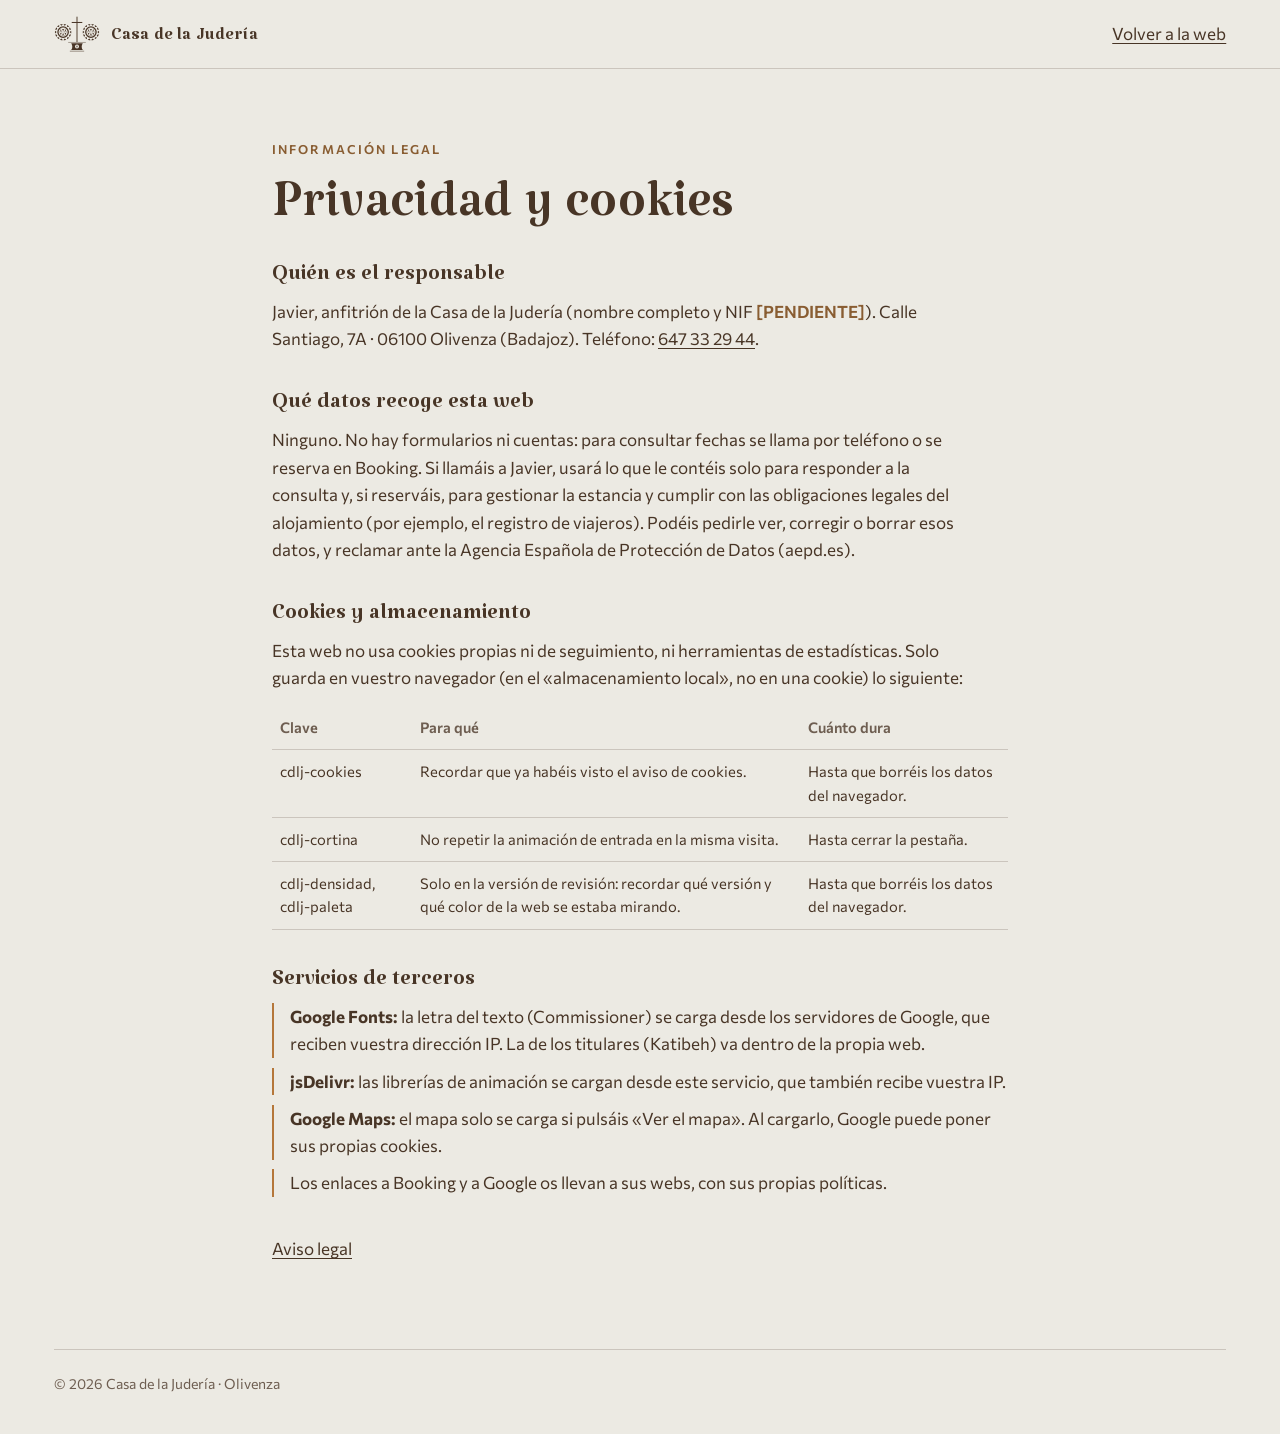
<file: privacidad.html>
<!DOCTYPE html>
<html lang="es" class="sin-js">
<head>
<meta charset="utf-8">
<meta name="robots" content="noindex, nofollow">
<meta name="viewport" content="width=device-width, initial-scale=1">
<title>Privacidad y cookies · Casa de la Judería</title>
<meta name="theme-color" content="#ECEAE3">
<link rel="icon" href="assets/favicon.svg" type="image/svg+xml">
<link rel="preconnect" href="https://fonts.googleapis.com">
<link rel="preconnect" href="https://fonts.gstatic.com" crossorigin>
<link rel="stylesheet" href="https://fonts.googleapis.com/css2?family=Commissioner:wght@300..700&display=swap" data-fuentes>
<link rel="stylesheet" href="css/estilos.css?v=748f1abb">
<link rel="stylesheet" href="css/legal.css?v=9b8b2a70">
</head>
<body class="legal">
<!-- sprite:inicio -->
<svg class="sprite" aria-hidden="true" focusable="false" width="0" height="0" style="position:absolute">
  <symbol id="s-roseta" viewBox="-100 -100 200 200">
    <g class="roseta__dientes">
      <path class="roseta__diente" d="M76 0L94.46 -17.14A96 96 0 0 1 94.46 17.14Z"/>
      <path class="roseta__diente" d="M68.47 32.98L92.54 25.54A96 96 0 0 1 77.67 56.43Z"/>
      <path class="roseta__diente" d="M47.39 59.42L72.29 63.16A96 96 0 0 1 45.49 84.54Z"/>
      <path class="roseta__diente" d="M16.91 74.09L37.73 88.27A96 96 0 0 1 4.31 95.9Z"/>
      <path class="roseta__diente" d="M-16.91 74.09L-4.31 95.9A96 96 0 0 1 -37.73 88.27Z"/>
      <path class="roseta__diente" d="M-47.39 59.42L-45.49 84.54A96 96 0 0 1 -72.29 63.16Z"/>
      <path class="roseta__diente" d="M-68.47 32.98L-77.67 56.43A96 96 0 0 1 -92.54 25.54Z"/>
      <path class="roseta__diente" d="M-76 0L-94.46 17.14A96 96 0 0 1 -94.46 -17.14Z"/>
      <path class="roseta__diente" d="M-68.47 -32.98L-92.54 -25.54A96 96 0 0 1 -77.67 -56.43Z"/>
      <path class="roseta__diente" d="M-47.39 -59.42L-72.29 -63.16A96 96 0 0 1 -45.49 -84.54Z"/>
      <path class="roseta__diente" d="M-16.91 -74.09L-37.73 -88.27A96 96 0 0 1 -4.31 -95.9Z"/>
      <path class="roseta__diente" d="M16.91 -74.09L4.31 -95.9A96 96 0 0 1 37.73 -88.27Z"/>
      <path class="roseta__diente" d="M47.39 -59.42L45.49 -84.54A96 96 0 0 1 72.29 -63.16Z"/>
      <path class="roseta__diente" d="M68.47 -32.98L77.67 -56.43A96 96 0 0 1 92.54 -25.54Z"/>
    </g>
    <path class="roseta__anillo" d="M68.5 0A68.5 68.5 0 1 1 -68.5 0A68.5 68.5 0 1 1 68.5 0ZM53.5 0A53.5 53.5 0 1 0 -53.5 0A53.5 53.5 0 1 0 53.5 0Z" fill-rule="evenodd"/>
    <path class="roseta__huecos" d="M4.75 2.74A43.87 43.87 0 0 0 48.62 2.74A43.87 43.87 0 0 0 26.68 40.73A43.87 43.87 0 0 0 4.75 2.74ZM0 5.48A43.87 43.87 0 0 0 21.94 43.48A43.87 43.87 0 0 0 -21.93 43.48A43.87 43.87 0 0 0 0 5.48ZM-4.75 2.74A43.87 43.87 0 0 0 -26.68 40.73A43.87 43.87 0 0 0 -48.62 2.74A43.87 43.87 0 0 0 -4.75 2.74ZM-4.75 -2.74A43.87 43.87 0 0 0 -48.62 -2.74A43.87 43.87 0 0 0 -26.68 -40.73A43.87 43.87 0 0 0 -4.75 -2.74ZM0 -5.48A43.87 43.87 0 0 0 -21.94 -43.48A43.87 43.87 0 0 0 21.94 -43.48A43.87 43.87 0 0 0 0 -5.48ZM4.75 -2.74A43.87 43.87 0 0 0 26.68 -40.73A43.87 43.87 0 0 0 48.62 -2.74A43.87 43.87 0 0 0 4.75 -2.74Z"/>
  </symbol>
  <symbol id="s-simbolo" viewBox="0 0 540 424">
    <g class="simbolo__cruz">
      <g class="cruz">
        <rect class="cruz__palo" x="264.5" y="8" width="11" height="298"/>
        <rect class="cruz__travesano" x="208" y="70" width="124" height="12"/>
      </g>
    </g>
    <g class="simbolo__peana">
      <rect class="peana__mesa" x="166.5" y="305" width="207" height="5"/>
      <path class="peana__cuerpo" d="M202 319H338Q311.75 359.5 338.5 400H201.5Q228.25 359.5 202 319ZM294 357.3A24 24 0 1 0 246 357.3A24 24 0 1 0 294 357.3Z" fill-rule="evenodd"/>
      <path class="peana__flor" d="M270 357.3Q275.6 348.55 270 339.8Q264.4 348.55 270 357.3ZM270 357.3Q280.38 357.77 285.16 348.55Q274.78 348.08 270 357.3ZM270 357.3Q274.78 366.52 285.16 366.05Q280.38 356.83 270 357.3ZM270 357.3Q264.4 366.05 270 374.8Q275.6 366.05 270 357.3ZM270 357.3Q259.62 356.83 254.84 366.05Q265.22 366.52 270 357.3ZM270 357.3Q265.22 348.08 254.84 348.55Q259.62 357.77 270 357.3Z"/>
      <rect class="peana__base" x="186" y="409" width="168" height="6"/>
    </g>
    <g class="simbolo__roseta simbolo__roseta--izq" transform="translate(107 189.3)">
      <g class="roseta">
        <g class="roseta__dientes">
          <path class="roseta__diente" d="M76 0L94.46 -17.14A96 96 0 0 1 94.46 17.14Z"/>
          <path class="roseta__diente" d="M68.47 32.98L92.54 25.54A96 96 0 0 1 77.67 56.43Z"/>
          <path class="roseta__diente" d="M47.39 59.42L72.29 63.16A96 96 0 0 1 45.49 84.54Z"/>
          <path class="roseta__diente" d="M16.91 74.09L37.73 88.27A96 96 0 0 1 4.31 95.9Z"/>
          <path class="roseta__diente" d="M-16.91 74.09L-4.31 95.9A96 96 0 0 1 -37.73 88.27Z"/>
          <path class="roseta__diente" d="M-47.39 59.42L-45.49 84.54A96 96 0 0 1 -72.29 63.16Z"/>
          <path class="roseta__diente" d="M-68.47 32.98L-77.67 56.43A96 96 0 0 1 -92.54 25.54Z"/>
          <path class="roseta__diente" d="M-76 0L-94.46 17.14A96 96 0 0 1 -94.46 -17.14Z"/>
          <path class="roseta__diente" d="M-68.47 -32.98L-92.54 -25.54A96 96 0 0 1 -77.67 -56.43Z"/>
          <path class="roseta__diente" d="M-47.39 -59.42L-72.29 -63.16A96 96 0 0 1 -45.49 -84.54Z"/>
          <path class="roseta__diente" d="M-16.91 -74.09L-37.73 -88.27A96 96 0 0 1 -4.31 -95.9Z"/>
          <path class="roseta__diente" d="M16.91 -74.09L4.31 -95.9A96 96 0 0 1 37.73 -88.27Z"/>
          <path class="roseta__diente" d="M47.39 -59.42L45.49 -84.54A96 96 0 0 1 72.29 -63.16Z"/>
          <path class="roseta__diente" d="M68.47 -32.98L77.67 -56.43A96 96 0 0 1 92.54 -25.54Z"/>
        </g>
        <path class="roseta__anillo" d="M68.5 0A68.5 68.5 0 1 1 -68.5 0A68.5 68.5 0 1 1 68.5 0ZM53.5 0A53.5 53.5 0 1 0 -53.5 0A53.5 53.5 0 1 0 53.5 0Z" fill-rule="evenodd"/>
        <path class="roseta__huecos" d="M4.75 2.74A43.87 43.87 0 0 0 48.62 2.74A43.87 43.87 0 0 0 26.68 40.73A43.87 43.87 0 0 0 4.75 2.74ZM0 5.48A43.87 43.87 0 0 0 21.94 43.48A43.87 43.87 0 0 0 -21.93 43.48A43.87 43.87 0 0 0 0 5.48ZM-4.75 2.74A43.87 43.87 0 0 0 -26.68 40.73A43.87 43.87 0 0 0 -48.62 2.74A43.87 43.87 0 0 0 -4.75 2.74ZM-4.75 -2.74A43.87 43.87 0 0 0 -48.62 -2.74A43.87 43.87 0 0 0 -26.68 -40.73A43.87 43.87 0 0 0 -4.75 -2.74ZM0 -5.48A43.87 43.87 0 0 0 -21.94 -43.48A43.87 43.87 0 0 0 21.94 -43.48A43.87 43.87 0 0 0 0 -5.48ZM4.75 -2.74A43.87 43.87 0 0 0 26.68 -40.73A43.87 43.87 0 0 0 48.62 -2.74A43.87 43.87 0 0 0 4.75 -2.74Z"/>
      </g>
    </g>
    <g class="simbolo__roseta simbolo__roseta--der" transform="translate(433.5 189.3)">
      <g class="roseta">
        <g class="roseta__dientes">
          <path class="roseta__diente" d="M76 0L94.46 -17.14A96 96 0 0 1 94.46 17.14Z"/>
          <path class="roseta__diente" d="M68.47 32.98L92.54 25.54A96 96 0 0 1 77.67 56.43Z"/>
          <path class="roseta__diente" d="M47.39 59.42L72.29 63.16A96 96 0 0 1 45.49 84.54Z"/>
          <path class="roseta__diente" d="M16.91 74.09L37.73 88.27A96 96 0 0 1 4.31 95.9Z"/>
          <path class="roseta__diente" d="M-16.91 74.09L-4.31 95.9A96 96 0 0 1 -37.73 88.27Z"/>
          <path class="roseta__diente" d="M-47.39 59.42L-45.49 84.54A96 96 0 0 1 -72.29 63.16Z"/>
          <path class="roseta__diente" d="M-68.47 32.98L-77.67 56.43A96 96 0 0 1 -92.54 25.54Z"/>
          <path class="roseta__diente" d="M-76 0L-94.46 17.14A96 96 0 0 1 -94.46 -17.14Z"/>
          <path class="roseta__diente" d="M-68.47 -32.98L-92.54 -25.54A96 96 0 0 1 -77.67 -56.43Z"/>
          <path class="roseta__diente" d="M-47.39 -59.42L-72.29 -63.16A96 96 0 0 1 -45.49 -84.54Z"/>
          <path class="roseta__diente" d="M-16.91 -74.09L-37.73 -88.27A96 96 0 0 1 -4.31 -95.9Z"/>
          <path class="roseta__diente" d="M16.91 -74.09L4.31 -95.9A96 96 0 0 1 37.73 -88.27Z"/>
          <path class="roseta__diente" d="M47.39 -59.42L45.49 -84.54A96 96 0 0 1 72.29 -63.16Z"/>
          <path class="roseta__diente" d="M68.47 -32.98L77.67 -56.43A96 96 0 0 1 92.54 -25.54Z"/>
        </g>
        <path class="roseta__anillo" d="M68.5 0A68.5 68.5 0 1 1 -68.5 0A68.5 68.5 0 1 1 68.5 0ZM53.5 0A53.5 53.5 0 1 0 -53.5 0A53.5 53.5 0 1 0 53.5 0Z" fill-rule="evenodd"/>
        <path class="roseta__huecos" d="M4.75 2.74A43.87 43.87 0 0 0 48.62 2.74A43.87 43.87 0 0 0 26.68 40.73A43.87 43.87 0 0 0 4.75 2.74ZM0 5.48A43.87 43.87 0 0 0 21.94 43.48A43.87 43.87 0 0 0 -21.93 43.48A43.87 43.87 0 0 0 0 5.48ZM-4.75 2.74A43.87 43.87 0 0 0 -26.68 40.73A43.87 43.87 0 0 0 -48.62 2.74A43.87 43.87 0 0 0 -4.75 2.74ZM-4.75 -2.74A43.87 43.87 0 0 0 -48.62 -2.74A43.87 43.87 0 0 0 -26.68 -40.73A43.87 43.87 0 0 0 -4.75 -2.74ZM0 -5.48A43.87 43.87 0 0 0 -21.94 -43.48A43.87 43.87 0 0 0 21.94 -43.48A43.87 43.87 0 0 0 0 -5.48ZM4.75 -2.74A43.87 43.87 0 0 0 26.68 -40.73A43.87 43.87 0 0 0 48.62 -2.74A43.87 43.87 0 0 0 4.75 -2.74Z"/>
      </g>
    </g>
  </symbol>
  <symbol id="s-rotulo" viewBox="0 0 1412 410">
    <g class="rotulo__linea rotulo__linea--1">
      <path class="rotulo__letra" d="M59 176.4C35 174 17.9 155.3 11.5 124.6C11 122.4 10.6 120.5 10.5 120.3C10.4 120.2 10.2 118.7 10 117.1C9.8 115.5 9.5 113.1 9.4 111.8C8.3 105.1 8.4 86.8 9.5 80.2C9.7 78.5 10 76.4 10.1 75.5C10.6 71.3 12.8 62.6 14.9 56.5C22.6 34.5 36.4 20.7 54 17.6C57.7 17 69.3 17.1 73.2 17.8C87.2 20.4 98.9 29.1 108.7 43.8C110.4 46.5 110.6 47.4 109.5 47.6C106.3 48.1 102.9 50.9 100.2 55.3C97.1 60.5 90.8 67.8 89.6 67.8C89.3 67.8 89.1 66.6 89 63C87.5 31.1 69 12.5 51.3 25.2C45.9 29.1 39.7 40.3 37 51.3C36.6 52.9 35.9 55.7 35.5 57.5C30.7 76.8 30.5 111 35.2 127.2C36.5 131.7 37.4 134.9 37.7 135.7C37.9 136.1 38.6 137.7 39.2 139.2C42.2 146.6 45.2 151.2 50.2 156.2C56.5 162.4 60.4 164.1 68.7 164.1C84 164.2 94.9 156.2 103.9 138.5C106.9 132.6 107.6 132.7 105.8 138.7C101 154.4 91.7 166.3 79.4 172.5C73.3 175.5 65.3 177.1 59 176.4Z"/>
      <path class="rotulo__letra" d="M137 175.8C123.2 172.6 115.8 162.1 115.9 145.7C115.9 131.6 120.9 122.8 131.3 118.1C135.4 116.2 135.7 116.1 138.8 115.2C140.5 114.7 142.7 114 143.8 113.6C144.8 113.3 145.9 113 146.2 113C146.8 113 153.5 111 156.5 110C165.6 106.8 169.6 100.7 168.2 91.8C166.4 79.7 164 74.8 158.8 72.3C151.4 68.7 142.2 76.6 139.2 89C138.9 90.2 138.4 91.9 138.2 92.8C137.9 93.8 137.6 95.4 137.5 96.5C137 100.7 136.7 100.6 133.6 94.9C131.2 90.5 130.9 89.9 128.4 85.4C127.6 84 127 82.8 127 82.7C127 82.7 126.5 81.7 125.8 80.6C124.3 78.1 124.4 77.6 127.8 75.4C133.1 71.8 138 69.6 145 67.8C149.5 66.7 164.8 66.4 167.1 67.4C167.7 67.7 169.2 68.2 170.4 68.5C178.6 70.6 186.7 79.6 189.3 89.5C191.2 96.8 191.3 98 191.7 110.1C192.3 132.5 192.7 137.9 193.9 145.8C194.6 150.7 196.2 157.2 196.9 158.1C197.1 158.3 197.4 159.1 197.7 159.8C198.2 161.4 199.1 163 200.9 165C202.6 167 202.6 167.1 201.1 168.1C197.9 170.1 195.4 170.8 187.8 171.5C178.7 172.4 175.1 173.2 171.4 175.2C169 176.5 169 176.6 169 169C169 161.4 168.7 160.7 166.9 164.2C165.5 167 160.9 171 156 173.6C150.8 176.4 143.2 177.3 137 175.8ZM158.3 167.2C161.8 165.9 165.4 161.1 167.7 154.6L168.8 151.5L168.9 129.7C169 117.2 168.9 107.8 168.7 107.6C168.6 107.4 167.8 107.9 167 108.7C164.9 110.7 162.7 112.1 156.3 115.2C143.8 121.5 139.7 127.6 138.7 141.3C138.3 146.6 138.8 154.2 139.8 156.2C142.1 161 142.7 162 144.7 164C148.5 167.9 153.2 169 158.3 167.2Z"/>
      <path class="rotulo__letra" d="M241.5 175.9C238.9 175.8 235 175.3 232.8 174.9C230.6 174.6 228.2 174.1 227.3 174C222.8 173.2 213 169.2 211.7 167.4C210.7 166.2 211.3 159.8 212.8 156.3C213 155.7 213.6 154.3 214 153.3C214.4 152.3 215.4 150.1 216.2 148.4C218.4 143.8 220.4 136.6 221.1 131.7C221.2 130.5 221.8 131 222.8 133.3C226.8 141.8 233.7 153 238.9 159.4C249.4 172.3 262.9 176.2 267.4 167.5C269.1 164.2 269.3 162.7 268.4 159C266.5 151.8 261.4 146.1 248.5 137.4C228.9 124.1 222.5 118.1 218 108.7C215.5 103.5 215 101.1 214.9 94.3C214.9 88 215 87.6 216.9 82.8C219.9 75.3 228 69.7 238.3 68.2C239.2 68 240.7 67.7 241.7 67.4C243.9 66.8 267.4 66.6 270 67.3C270.8 67.4 272.8 67.8 274.3 68.2C278.5 69 283.6 70.6 284.5 71.4L285.3 72.2L284.5 75.2C284.1 76.8 283.4 79.1 282.9 80.3C282.4 81.5 281.7 83.5 281.3 84.7C280.9 85.9 280.3 87.5 280 88.3C278.9 91.1 277.9 95.5 277.5 99.8C277 104.9 277.1 104.3 276.6 104.3C276.5 104.3 275.9 103.5 275.4 102.4C267.8 85.1 258.7 74.1 250 71.5C242.2 69.2 236.9 74 237.4 82.9C238 93.4 243.2 99.2 264.2 112.7C284 125.4 290.7 134.2 291.2 148C292.1 168 274.3 178 241.5 175.9Z"/>
      <path class="rotulo__letra" d="M323.2 176C308.1 172.7 300 160.5 301.3 143C302.5 126.5 309.8 118.8 328.7 113.9C329.9 113.5 331.8 113 333 112.7C334.2 112.3 336.1 111.8 337.2 111.5C352.4 107.7 356.4 100.6 352.3 84.7C350.1 75.9 346.7 72.1 340.8 71.7C333.6 71.3 326.4 79.4 323.9 90.7C323.8 91.5 323.4 93.1 323.2 94.2C322.9 95.3 322.6 96.8 322.5 97.5C322.1 100 321.7 99.8 319.6 95.9C317.2 91.6 312.3 82.5 311.3 80.8C310 78.6 310.1 77.6 311.4 76.6C316.1 73.1 326.1 68.4 328.9 68.3C329.3 68.3 330.3 68.1 331.1 67.9C335.8 66.3 349.9 66.4 354.8 68.1C358.9 69.5 359.5 69.8 360 70.2C360.3 70.4 360.7 70.7 361 70.8C363.1 71.5 367.8 76 369.8 79.2C371.3 81.4 373.3 85.4 373.3 86C373.3 86.2 373.6 86.8 373.9 87.4C374.9 89.4 376.2 94.7 376.7 99.2C376.9 100.8 377.2 102.7 377.3 103.3C377.5 104 377.7 110.3 377.7 117.5C377.8 130.1 377.9 133.2 378.7 139.5C378.9 141.1 379.2 143.9 379.4 145.6C379.5 147.3 379.9 149.3 380.2 150C380.4 150.8 380.7 151.8 380.7 152.2C380.7 154.8 384.3 163 386.4 165.2C387.7 166.6 387.6 167.3 385.9 168.4C383.6 169.8 381 170.7 377.8 171C363.1 172.6 361.2 172.9 357.1 175.1C354.9 176.2 354.8 176 354.8 168.8C354.8 161.2 354.2 160.1 352.3 164C351.1 166.4 346.6 170.7 343.5 172.5C337.5 176 329.5 177.4 323.2 176ZM344.2 166.8C348.7 164.7 351.8 160 353.7 152.5L354.7 148.5L354.9 129C354.9 118.3 354.9 109.1 354.8 108.6C354.6 107.5 353.6 107.4 352.7 108.4C351.6 109.8 348 112 342.7 114.7C331.9 120.2 328.3 123.9 325.5 132.6C318.9 152.8 330.1 173.5 344.2 166.8Z"/>
      <path class="rotulo__letra" d="M467 176.1C448.8 173.3 435.3 158.1 432.2 136.8C431.9 135.2 431.6 133.2 431.4 132.3C430 127 430.8 111 432.8 102.7C434.3 96.3 438.3 86.7 440.4 84.2C440.7 83.8 441.7 82.6 442.5 81.5C444.8 78.6 449.2 74.4 451.9 72.6C455.6 70.1 457.8 69.2 465.2 67.3C465.9 67.1 469.1 66.9 472.3 66.9C478.8 66.9 481.5 67.6 485.7 70C489 72 488.7 74.6 488.7 44.9C488.7 27.2 488.8 18.6 489 18.5C489.2 18.4 490.2 19.1 491.3 20.1C494.4 23 502 26.3 507.2 27.2C507.9 27.3 509.2 27.6 510.2 27.8C511.1 28.1 512.8 28.5 514 28.8C521.5 30.6 521.9 30.9 520.1 32.8C516.3 36.8 514 43.1 512.4 54L511.5 60.2L511.5 97C511.5 122.3 511.6 134.8 511.9 137C513.7 152.4 515.7 159.2 519.7 164.6C521.6 167.1 521.6 167.4 519.5 168.6C516.5 170.3 513.9 170.8 505.5 171.7C498.2 172.4 492.9 173.6 490.5 175.2C489.2 176.1 488.7 175.8 488.6 174.1C488.5 172.1 487.7 171.9 485.6 173.1C480.1 176.3 474.3 177.2 467 176.1ZM478.7 171.6C481.4 171.1 485.2 169.2 487 167.4L488.7 165.8L488.6 121.4L488.5 76.9L487.2 75.8C479.3 69 470.3 69.6 464.5 77.4C462.1 80.5 458.6 88.3 457.7 92.5C457.5 93.4 457.2 95 456.9 96C456.2 98.7 455.8 100.9 455.1 105.8C454.4 110.9 454.3 133.2 454.9 136.8C456.9 147.7 457.2 148.8 458.6 153.2C463 167.2 469.8 173.5 478.7 171.6Z"/>
      <path class="rotulo__letra" d="M563.2 176.4C559.9 176 555.9 175.2 554.9 174.8C554.2 174.6 553.4 174.3 553.1 174.3C552.3 174.3 547.9 172.2 545.2 170.4C538.1 165.9 533 159.3 528.6 149.3C527.7 147.4 526 141.8 526 140.9C526 140.5 525.8 139.6 525.5 138.9C523.8 134.9 523.2 118.6 524.3 108.3C524.9 103.3 527.3 93.1 528.5 90.7C528.7 90.2 529.4 88.8 530 87.5C536.7 73 551.7 65 568.5 66.9C579.2 68.2 589.2 77.7 592.6 89.8C594.3 95.8 594.3 107.2 592.6 112.4C592.3 113.5 592 114.6 592 114.9C592 115.7 589.7 121.2 588.5 123.4C581.9 134.5 571.1 140.6 555 142.2C548.2 142.9 548.4 142.8 549.8 146.8C555.1 161.7 564.5 168.3 576.9 165.8C581.4 164.9 587.6 161.4 591 157.9C593.5 155.2 594 156.6 591.9 160.7C586.6 171 574.2 177.8 563.2 176.4ZM555.2 137.4C560.5 135.6 563.6 132.8 566.6 126.8C573.4 113.1 573.1 82 566 74C559.7 66.8 551.1 74.6 548.7 89.8C548.4 91.1 548.1 92.8 547.9 93.5C545.9 101.6 545.6 131.8 547.5 137.6C547.7 138.3 552.8 138.1 555.2 137.4Z"/>
      <path class="rotulo__letra" d="M637.7 176.5C637.3 176.2 637.5 175.7 638.8 173.8C640.5 171.1 642.3 166 643.4 161.2C643.7 159.3 644.2 157.2 644.3 156.5C644.5 155.8 644.8 153.5 645 151.5C645.2 149.5 645.6 145.7 645.9 143.2C647.3 129.1 647.3 66.8 645.8 55.3C644.4 44.4 642.5 38.5 639.1 33.9C637.2 31.5 637.1 31.3 637.8 30.7C638.3 30.3 645.2 28.4 649.5 27.5C657.7 25.8 664.3 22.8 667.8 19.3C669.8 17.4 669.6 13.5 669.8 73.8C670 136.2 670.4 148.2 672.6 157.3C672.8 158.5 673.3 160.5 673.5 161.8C674.4 166.5 676.2 171.3 678.2 174.1C680.2 176.9 681.9 176.6 658.8 176.7C644.7 176.8 638.1 176.7 637.7 176.5Z"/>
      <path class="rotulo__letra" d="M705.7 176.1C695.7 174.1 688 167.3 685.2 158C684.8 157 684.3 155.4 684 154.5C683.3 152.1 683.3 139.1 684.1 137.3C684.4 136.6 684.7 135.4 684.8 134.6C685.5 130.2 690.2 123.5 694.6 120.5C698.2 118 707.9 114.3 713.8 113.1C725 110.8 731.8 107 734.9 101.6C737.7 96.4 734.6 79.7 729.9 74.7C725 69.7 717.2 70.9 712.2 77.4C710.4 79.8 707.3 85.7 707.3 86.8C707.3 87.2 707.1 87.9 706.8 88.5C706.5 89 706.1 90.3 706 91.3C705.3 94.9 704.3 99 704 99C703.6 99 703.2 98.4 701.2 94.7C700.1 92.7 698.9 90.6 698.5 89.8C698.1 89.1 697.3 87.7 696.7 86.7C696.2 85.7 695 83.5 694 81.9C691.8 78 691.8 77.7 694.6 75.9C705.2 68.9 711.9 66.9 724.7 66.9C733 66.8 733.4 66.9 738.8 68.8C745.6 71.1 752 77.3 754.7 84C755.1 85 755.5 86 755.7 86.2C756 86.6 757.3 91.1 757.9 94.2C758.1 95.4 758.6 97.6 758.8 99C759.2 100.7 759.4 104.5 759.5 112.5C759.8 129.1 760.2 136.4 761.7 146.3C762.8 154.4 765.5 161.8 768.6 165.4C770.1 167.1 769.9 167.5 767 168.9C763.2 170.7 763.5 170.7 753.5 171.7C747 172.3 742.4 173.4 739.2 175.1C737 176.3 737 176.1 737 169C737 161.2 736.7 160.7 734.1 164.6C728.3 173.3 716.3 178.2 705.7 176.1ZM726.3 167C730.4 164.9 734.1 159.4 735.9 152.7L736.8 149.5L736.9 128.8L737 108L736.2 108C735.7 108 734.7 108.6 733.5 109.6C732.3 110.7 729.7 112.2 726.1 114C717 118.6 712.6 122.1 709.9 127C705 135.9 704.4 151 708.7 159.2C712.4 166.5 720.2 170 726.3 167Z"/>
      <path class="rotulo__letra" d="M843.5 176C832.8 174.3 825.3 170 819.6 162.3C816.5 158.1 813.9 151.5 813 145.3C812.7 142.9 812.9 142.6 815.4 141.7C819.2 140.2 823.7 136.4 828.2 130.4C829.1 129.3 830.8 127.1 832 125.6C834.9 121.9 840.3 116.3 841.1 116.3C841.8 116.3 841.7 120.4 840.9 121.8C839.4 124.6 838.7 146.4 839.8 154C841.9 168.2 846.3 174 853.3 171.6C857.8 170.1 861.4 165 863 157.8C863.4 156 863.9 153.7 864.2 152.7C864.4 151.7 864.8 149 865 146.7C865.2 144.4 865.6 139.8 865.9 136.5C866.6 128.6 866.8 62.2 866.1 56.2C865.9 54.1 865.5 49.9 865.2 46.7C864.1 33.7 861.2 22.5 857.9 18.7C857.4 18.1 857 17.4 857.1 17.2C857.3 16.6 899 16.5 899 17.2C899 17.4 898.3 18.7 897.5 20C895.4 23.2 892.3 33 892.3 36.4C892.3 37 892.1 38.4 891.9 39.5C891.4 41.4 890.7 48.5 890 59.7C889.8 62.7 889.5 77.1 889.3 91.7C889.2 106.2 889 118.4 888.9 118.7C888.7 119.1 888.5 121.1 887.5 130.7C887.1 134.1 885.1 143.7 883.8 148C882.8 151.3 880.2 157.8 879.4 159C879.1 159.5 878.6 160.4 878.3 161C877.4 162.8 873.6 167.4 871.4 169.3C864.2 175.3 854 177.7 843.5 176Z"/>
      <path class="rotulo__letra" d="M937 176.1C924.7 174 918 167.9 914.2 155.3C912.2 148.7 911.7 142.5 911.5 124.3C911.4 115.4 911.2 107.3 911 106.2C910.9 105.1 910.5 102.4 910.1 100.3C909.8 98.2 909.4 96 909.1 95.3C908.8 94.7 908.5 93.5 908.3 92.8C907.8 90.4 905.5 86 903.7 83.7C901.1 80.5 901.3 80.4 908.8 78.6C917.7 76.6 919.2 76.2 921.5 75.4C925.8 74 930.2 71.5 932.1 69.4C933.5 67.9 934 68 934 69.9C934 70.8 934 87.4 934 106.8C934 126.3 934.2 143.6 934.3 145.3C935.4 156.6 935.7 158.7 936.5 161.4C938.5 168.3 941.7 171.7 946.1 171.7C952 171.7 955.5 167.4 957.7 157.4L958.7 152.9L958.7 132.7C958.7 121.6 958.5 111.4 958.3 110C958.1 108.6 957.8 105.9 957.7 104C956.9 95.9 954.1 88.1 950.3 83.4C947.8 80.3 947.6 80.5 964.2 76.6C971.1 75 976.5 72.4 979.4 69.2C980.1 68.4 980.7 68 980.9 68.1C981.2 68.3 981.3 75.4 981.3 95.9C981.3 132.4 981.7 138.7 984.1 147.5C985.7 153.5 987.1 156.5 989.8 160C991.7 162.5 991.7 162.6 988 163.7C985.4 164.4 984.4 164.7 980 165.6C978.6 165.8 977.1 166.2 976.5 166.4C976 166.5 975.2 166.7 974.8 166.7C974.3 166.7 973.4 167 972.7 167.3C971.9 167.7 971.1 168 970.8 168C969.6 168 964 171 961.7 173C960.4 174.1 959.2 175 959.1 174.8C958.9 174.7 958.8 173.1 958.7 171.3C958.6 167.3 958.2 167.1 956.3 169.9C952.5 175.6 946 177.7 937 176.1Z"/>
      <path class="rotulo__letra" d="M1035 176.5C1034.7 176.4 1033.2 176.2 1031.5 176C1021.3 174.6 1012.7 169.3 1006.5 160.5C1000.8 152.4 997 141.7 996 130.7C995.6 126.1 995.8 112.7 996.3 109C999.2 89.5 1009.7 74.1 1023.7 69C1033.1 65.6 1043.2 66 1050.2 69.9C1053.6 71.8 1053.3 74.3 1053.3 44.7C1053.3 27.4 1053.4 18.6 1053.7 18.5C1053.9 18.4 1054.9 19.1 1056 20.1C1059.6 23.4 1065.1 25.6 1074.8 27.9C1086.7 30.6 1086.6 30.5 1084.1 33.9C1080.3 39.1 1077 49.9 1077 57.2C1077 58.4 1076.8 60.9 1076.5 62.8C1075.8 67 1075.7 124.1 1076.3 129.7C1076.5 131.4 1076.8 134.9 1077 137.3C1077.2 139.8 1077.4 142.7 1077.6 143.7C1077.8 144.7 1078.2 147 1078.5 148.8C1078.8 150.7 1079.3 152.6 1079.5 153.2C1079.7 153.7 1080 154.7 1080.1 155.4C1080.6 158 1083.9 164.2 1085.7 166C1087.5 167.9 1082.1 170.4 1074.8 171.2C1061.5 172.6 1059.9 172.9 1055.8 175.1C1054.1 175.9 1053.3 175.7 1053.3 174.4C1053.3 172.1 1052.9 171.9 1050.2 173.4C1045.7 175.7 1038.6 177.2 1035 176.5ZM1043.5 171.6C1046.2 171.2 1050 169.3 1051.8 167.5L1053.3 166.1L1053.3 121.7L1053.3 77.4L1052.3 76.2C1051.7 75.5 1050.4 74.5 1049.3 73.8C1039.9 68.3 1032.6 70.8 1026.7 81.4C1025.1 84.3 1024.7 85.4 1022.5 92.3C1021.6 95 1020.3 101.9 1020 105.4C1019.8 107.3 1019.5 109.8 1019.3 111C1018.9 113.6 1019 130.1 1019.4 132.8C1019.5 133.9 1019.9 136.6 1020.1 138.7C1021.4 149.2 1024.8 159.5 1028.9 165C1033.3 170.9 1037.3 172.8 1043.5 171.6Z"/>
      <path class="rotulo__letra" d="M1124.5 175.8C1115.8 174.3 1110.8 171.9 1105 166.4C1097.6 159.5 1092.5 150 1090.3 139.4C1088.5 130.6 1088.5 130.2 1088.5 120.7C1088.6 91.5 1097.9 74.2 1116.4 68.5C1137 62.1 1154.4 72.6 1158.5 93.8C1159.9 101.4 1157.4 117 1154 122.1C1153.6 122.5 1153.3 123 1153.3 123.1C1153.3 123.2 1152.8 124.1 1152.2 125.1C1146.8 133.5 1136.4 139.8 1125 141.6C1121.4 142.2 1116 142.7 1115.7 142.5C1115.2 142.2 1114.4 142.7 1114 143.3C1113.5 144.3 1116.3 151.9 1118 154.3C1118.4 154.8 1118.7 155.4 1118.7 155.5C1118.7 156.9 1124.8 162.6 1128.3 164.4C1136.5 168.7 1148.8 165.5 1157 156.9C1159.2 154.6 1159.3 155.7 1157.2 159.7C1152.8 168.4 1146.2 173.6 1136.9 175.8C1132.6 176.9 1130.3 176.9 1124.5 175.8ZM1119.1 137.6C1122.9 136.8 1126.9 133.9 1129.8 129.8C1130.7 128.7 1131.3 127.6 1131.3 127.5C1131.3 127.3 1131.8 126.2 1132.3 125C1134.5 120 1135.5 114.9 1136 106.6C1137.2 89.7 1134.5 76.1 1129.4 72.5C1122 67.4 1114.6 77.6 1112.5 96C1112.2 98.5 1111.8 101.7 1111.6 103.2C1111 107.2 1110.9 126.8 1111.3 130.7C1111.6 132.4 1111.8 134.6 1111.9 135.5C1112 136.4 1112.2 137.4 1112.4 137.6C1112.8 138.1 1116.7 138.1 1119.1 137.6Z"/>
      <path class="rotulo__letra" d="M1185.9 176.8C1163.2 176.7 1164.8 176.9 1166.7 174.1C1167.9 172.4 1169.5 168.8 1170 166.5C1170.2 165.6 1170.6 164.2 1170.9 163.4C1171.1 162.7 1171.5 161.2 1171.6 160.1C1172.8 153.5 1173 151.7 1173.3 148.6C1173.5 146.7 1173.8 144 1174 142.7C1175.1 134.1 1175 108.9 1173.8 103.2C1173.6 101.9 1173.3 100.1 1173.2 99.3C1172.6 93.9 1169.3 86.1 1166.4 82.9C1164.4 80.8 1165.4 80.2 1173.3 78.4C1186.7 75.3 1192.5 73 1196 69.2C1197.6 67.4 1197.9 67.9 1197.8 72.5C1197.7 77 1198.6 78.3 1200 75.8C1200.4 75.2 1200.8 74.7 1201 74.7C1201.1 74.7 1201.4 74.4 1201.5 74C1202.1 72.8 1205.6 70.2 1208.6 68.8C1223 61.9 1243.6 71.7 1249.5 88.2C1249.8 89.1 1250.2 90 1250.4 90.2C1250.7 90.7 1252 96.1 1252 97.2C1252 99 1247.5 101.2 1242.5 101.8C1238.9 102.3 1235.2 104.1 1233 106.4C1230.7 108.8 1230.5 108.6 1230.2 103.1C1229.4 84.1 1224 72.7 1215.5 71.5C1209.6 70.8 1203.2 75.3 1199.3 82.9L1197.8 85.8L1197.7 101.2C1197.6 122.8 1198.3 143.6 1199.5 150.2C1199.7 151.6 1200.1 154.1 1200.3 155.7C1201.2 162.6 1204.1 171.1 1206.9 175C1207.7 176.1 1207.5 177.1 1206.5 176.9C1206.3 176.9 1197.1 176.8 1185.9 176.8Z"/>
      <path class="rotulo__letra" d="M1279.2 176.7C1262.1 176.7 1261.3 176.6 1261.3 176C1261.3 175.7 1261.6 175.2 1262 174.9C1263.5 173.5 1266.2 166.6 1267.2 161.5C1267.4 160.2 1267.8 158.3 1268 157.3C1268.2 156.3 1268.6 153.4 1268.8 150.8C1269.1 148.3 1269.6 145 1269.8 143.5C1270 141.8 1270.1 134.7 1270.2 123.3C1270.2 105 1270.2 105.4 1268.6 97.3C1267.5 91.4 1265 86 1262 82.7C1260.9 81.4 1260.8 81.2 1261.4 80.7C1262.1 80.1 1269.7 78 1274 77.2C1280.9 76 1287.4 73 1291.2 69.6C1292.2 68.7 1293.2 68.1 1293.3 68.2C1293.5 68.3 1293.7 78.9 1293.7 96.1C1293.7 125.7 1294 140 1294.8 146.5C1295.8 154.7 1296.3 157.9 1296.6 158.7C1296.8 159.1 1297 160.2 1297.1 161.1C1297.7 164.8 1300.4 171.7 1302.5 174.8C1302.9 175.5 1303.3 176.2 1303.3 176.3C1303.3 176.8 1299 176.8 1279.2 176.7Z"/>
      <path class="rotulo__letra" d="M1261.7 50.6C1261.7 50.1 1262.4 47.6 1263.4 45C1264.3 42.3 1266 37.3 1267.2 33.8C1268.4 30.3 1270.1 25.3 1271 22.7C1272 20 1272.9 17.2 1273.2 16.5C1273.4 15.8 1273.9 14.3 1274.3 13.3C1274.7 12.3 1275.2 10.9 1275.4 10.3C1276 8.2 1275.1 8 1288.2 12.9C1290 13.5 1292.3 14.3 1293.2 14.7C1295.6 15.5 1297 16.3 1297 16.8C1297 17 1294.9 19.3 1292.2 21.8C1289.6 24.4 1281.8 32.1 1274.9 38.9C1267.9 45.7 1262.1 51.3 1261.9 51.3C1261.8 51.3 1261.7 51 1261.7 50.6Z"/>
      <path class="rotulo__letra" d="M1336 176C1321.7 173 1313.4 161 1314.1 144.5C1314.8 128.5 1320.8 120.6 1336.1 115.5C1339.5 114.4 1340.6 114.1 1348.5 112C1359.8 109 1364.7 105.4 1366.3 99.1C1367.1 96.3 1367.1 94.8 1366.7 92.4C1366.5 91.6 1366.1 89.4 1365.8 87.7C1364.1 77.9 1360.8 73 1355 71.8C1348 70.4 1341.6 76.2 1338.1 87.3C1336.2 93.2 1336 94.1 1336 95.7C1336 97.4 1335.3 99.7 1334.8 99.7C1334.6 99.7 1334.2 99.2 1334 98.6C1333.2 97 1328.3 87.9 1328 87.5C1327.4 86.7 1323 78.5 1323 78.2C1323 76.1 1336.2 69.3 1342.3 68.2C1343 68 1344.2 67.7 1345 67.4C1348 66.4 1362.4 66.6 1366.5 67.8C1378.9 71.3 1385.8 79.7 1388.8 94.8C1389.7 99 1389.6 98.2 1390.7 126.2C1391 134.7 1391.8 144.4 1392.2 145C1392.2 145.1 1392.5 146.7 1392.8 148.5C1393.7 154.7 1396.4 161.5 1399 164.7C1399.6 165.5 1400.3 166.3 1400.4 166.6C1400.8 167.1 1399.5 168.3 1397.7 169.1C1393.8 170.7 1394.1 170.7 1383.5 171.8C1375.9 172.6 1372.5 173.5 1369.4 175.4C1367.7 176.5 1367.6 176.1 1367.4 169.1C1367.3 161.4 1367.1 160.6 1365.8 163.1C1360.9 172.5 1347.3 178.4 1336 176ZM1356 167.4C1361.2 165.4 1366.1 157.9 1367.1 150.3C1367.3 149.2 1367.5 110.8 1367.4 108.2C1367.3 107.3 1366.3 107.6 1364.8 109.1C1363.3 110.7 1361.6 111.7 1354.2 115.5C1341.1 122.2 1336.9 129.5 1336.9 146C1336.9 155.5 1339.7 162.2 1345.5 166.2C1348.2 168 1353 168.6 1356 167.4Z"/>
    </g>
    <g class="rotulo__linea rotulo__linea--2">
      <path class="rotulo__letra" d="M320.2 396.2C312.1 395.2 303.2 390.5 297.6 384.3C295.6 382.1 292 377.1 292 376.6C292 376.5 291.5 375.5 290.9 374.4C288 369.6 285.2 360 284.3 352C282.7 337.2 284.6 322.2 289.7 311C291 308 291.4 307.3 293.9 303.5C298.6 296.2 306.5 290.5 315.4 288C319.6 286.8 329 286.4 332 287.3C334.5 288 337.8 289.4 339.1 290.3C341.5 291.8 341.3 293.4 341.3 264.3C341.3 246.9 341.4 238.3 341.7 238.3C341.9 238.3 343.1 239.2 344.4 240.3C348 243.2 356.7 247 359.8 247C360.4 247 361.4 247.2 362.2 247.5C362.9 247.7 364.8 248.2 366.3 248.5C369.5 249.1 373.9 250.6 374.2 251.1C374.3 251.3 373.9 251.9 373.3 252.6C365.4 261 363.8 273.5 364.1 322.7C364.2 336.7 364.4 349 364.5 350C364.6 351 364.9 354.6 365.2 358C366.2 370.6 369 380.5 372.7 384.5C374.6 386.5 374.5 387.4 372.3 388.5C368.6 390.4 365.7 391 358.8 391.5C352.8 391.9 347.8 393.1 343.9 395.1C341.6 396.2 341.4 396.1 341.3 394C341.1 392.3 340.2 391.8 338.9 392.9C335.3 395.9 328.4 397.2 320.2 396.2ZM334.2 390.9C336.6 390 339.7 388 340.6 386.8L341.3 385.9L341.3 341.3L341.3 296.8L339.8 295.4C333.1 289.9 325.4 289.5 320.1 294.4C314.6 299.4 309.5 312 308.3 323.3C308.1 325.1 307.8 327.3 307.6 328.3C306.9 331.3 307 351.9 307.7 356.3C308 358.3 308.4 360.7 308.5 361.7C308.6 362.7 309 364.1 309.2 364.8C309.5 365.5 309.7 366.5 309.7 366.9C309.7 367.4 309.9 368.4 310.1 369.2C310.4 369.9 310.9 371.5 311.3 372.7C312.1 375.3 313.8 379.4 315.5 382.5C319.8 390.7 326.7 393.8 334.2 390.9Z"/>
      <path class="rotulo__letra" d="M413.8 396.2C412 395.9 410 395.6 409.3 395.4C408.7 395.2 407.2 394.7 406 394.3C393.1 390.1 381.7 375.7 378.5 359.3C378.2 357.8 377.7 355.5 377.4 354.3C376.6 351.1 376.6 329.1 377.4 326.3C377.7 325.2 378 324 378 323.4C378 322.2 380 314.4 381 312C381.4 311 381.8 309.8 382 309.3C382.1 308.9 382.8 307.4 383.5 306.2C390.9 292.5 403 286 419.1 286.8C429.7 287.3 439.9 295 444.2 305.5C447.8 314.5 447.9 325.6 444.4 336.5C440.9 347.7 432.1 356 419.9 359.9C417.8 360.5 415.7 361.2 415.2 361.4C414.6 361.5 411.5 361.9 408.3 362.2C405 362.5 402.3 362.9 402.1 363.1C400.8 364.4 407.3 377.8 410.2 379.7C410.4 379.9 411.3 380.7 412.2 381.6C420.3 389.4 433.1 387.7 444.6 377.3C445.2 376.8 445.8 376.3 446 376.3C446.6 376.3 446.3 378.1 445.5 379.5C445.1 380.2 444.5 381.3 444.2 381.9C442.5 385.6 436.7 391 431.8 393.5C425.7 396.5 421.6 397.1 413.8 396.2ZM408.7 357.2C415.9 354.8 421.2 346.8 423 335.8C423.2 334.7 423.5 332.9 423.7 331.8C424.4 328.5 424.3 309.4 423.6 306.7C423.3 305.6 423 304.3 423 304C423 301.4 420 294.7 418 292.9C411.3 286.8 403.4 296.1 401 313C400.8 314.4 400.4 316.9 400.1 318.7C398.7 327.3 398.9 353.3 400.3 357.2C400.8 358.4 405.1 358.4 408.7 357.2Z"/>
      <path class="rotulo__letra" d="M538 396.5C537.9 396.4 536.2 396.2 534.1 396C519 394.7 504.5 381.9 497.2 363.6C494.8 357.4 492 348 492 345.9C492 345.3 491.8 344.1 491.5 343.4C491.2 342.6 490.9 340.7 490.7 339.1C490.5 337.5 490.1 334.1 489.8 331.5C489.1 325.5 489 308.9 489.6 303.2C493.5 268.4 505 247.6 524.3 239.9C525.7 239.4 527.3 238.7 527.9 238.5C528.5 238.2 529.3 238 529.7 238C530.1 238 531 237.9 531.7 237.7C532.3 237.5 534.6 237.2 536.8 237C551.1 235.8 564.1 241.2 573.6 252.5C576.3 255.8 582.1 265.4 583 268.3C583.3 269 583.6 269.8 583.8 270.2C584.5 271.2 587 278.7 587.5 281.2C587.7 282.5 588.2 284.3 588.4 285.3C589.4 289 590.7 297.6 591.3 304.8C591.8 310.2 591.7 324.6 591.2 329.7C590.9 332.1 590.5 335.7 590.3 337.5C590.1 339.3 589.8 341.3 589.7 341.8C589.5 342.4 589.1 344.3 588.8 346.2C588.5 348 588.2 349.7 588 350C587.9 350.3 587.6 351.1 587.5 351.8C586.7 356.3 583.3 364.9 579.6 371.8C573.2 383.7 562.9 392.2 551.2 395.3C547.7 396.2 538.5 397.1 538 396.5ZM545.8 391.2C551.1 389.3 555.9 384.3 559 377.4C561.5 372.1 564 364.3 564.7 360C564.8 359.2 565.1 357.9 565.3 357.2C568.1 347.5 569.7 313.8 568 298.5C567.8 296.9 567.7 294.3 567.7 292.8C567.7 291.3 567.5 289 567.2 287.8C566.9 286.5 566.6 284.1 566.3 282.3C566 279.3 565.1 275.1 563.6 268.7C562.4 263.4 559.5 256.1 557.3 252.4C548.6 238.2 533.9 237.2 525 250.3C522.2 254.5 518 264.8 516.7 270.7C516.5 271.7 516.1 273.2 515.9 274C515.1 277.6 515 278.3 513.7 288.2C511.8 302.5 511.9 332.7 513.8 346.2C514.1 348 514.5 350.8 514.7 352.3C514.9 353.9 515.3 356.4 515.6 357.8C516 359.3 516.5 361.6 516.8 363C518.3 369.4 522 378.4 525.2 383.3C530 390.5 538.6 393.8 545.8 391.2Z"/>
      <path class="rotulo__letra" d="M594.5 396.3C594.4 396.1 594.6 395.5 595 395.1C596 393.7 597.9 390 598.3 388.3C598.6 387.5 598.9 386.4 599.2 386C599.7 385 601.5 376.1 602 372.3C602.1 371 602.4 368.7 602.6 367.3C603.6 360.6 603.8 353 603.9 321.5C604 299.9 603.9 287.1 603.7 283.8C603 274.5 602.7 271.4 602.3 270.5C602.1 269.9 601.8 268.7 601.7 267.7C601 262.9 598.8 257.7 595.7 253.5C593.4 250.5 593.4 250.5 601.5 248.7C603.1 248.3 605.2 247.8 606 247.5C606.8 247.2 608 247 608.5 247C609.5 247 613.9 245.7 615.8 244.8C620 243 621.5 242.2 623.6 240.4C624.9 239.2 626.2 238.4 626.3 238.5C626.5 238.6 626.7 256.7 626.7 287.9C626.7 335.1 627 357.9 627.7 362.2C627.9 363.3 628.2 366.5 628.5 369.4C628.8 372.2 629.1 375.2 629.3 376C629.5 376.8 629.8 378.7 630.1 380.1C631.2 385.2 632.9 390.1 635.1 393.8C635.8 395 636.3 396.2 636.2 396.3C635.9 396.8 594.8 396.8 594.5 396.3Z"/>
      <path class="rotulo__letra" d="M648.3 396C648.3 395.7 648.6 395.2 648.8 395C651 393.2 654.4 383 655.3 375.5C655.5 373.8 655.9 370.9 656.2 369C657.8 357.4 658.1 331.4 656.7 322.3C655.3 313.4 652.1 305.2 648.8 302.4C647.2 301 647.9 300.5 653.4 298.9C654.5 298.6 656.1 298.2 657.1 298C667.2 296.2 674 293.5 678.6 289.3C679.4 288.6 680.1 288 680.3 288C680.5 288 680.7 300.9 680.8 320.8C680.9 353 681.2 362.3 682.2 368.7C682.4 370.4 682.7 372.7 682.8 373.8C683 375.8 683.9 380.1 684.9 383.7C685.1 384.7 685.5 386.1 685.7 386.8C686.1 388.4 688.3 393 689.5 394.8C689.9 395.5 690.3 396.2 690.3 396.3C690.3 396.5 682.5 396.7 669.3 396.7C649 396.7 648.3 396.6 648.3 396Z"/>
      <path class="rotulo__letra" d="M664.7 274.8C655.4 272.3 652.4 255.9 659.8 247.7C667.3 239.4 678.1 246.6 678 259.8C678 269.7 671.7 276.7 664.7 274.8Z"/>
      <path class="rotulo__letra" d="M723.8 396.2C723.6 396 723 394 722.5 391.8C722 389.6 721.4 387.2 721.2 386.3C720.9 385.5 720.6 383.9 720.3 382.8C719.8 380 717.1 368.5 716.5 366.7C716.3 365.8 716 364.6 715.8 364C715.4 361.5 713.9 355.4 713.4 353.3C712.5 350.2 711.3 345.4 711 343.5C710.8 342.6 710.5 341.2 710.2 340.4C709.9 339.5 709.2 336.8 708.7 334.3C704.8 317.8 702.4 311.4 697.8 306.4C696.3 304.7 693.1 302.3 691.8 301.9C690.3 301.4 689.8 300.5 690.8 299.8C692.9 298.5 697.9 297.2 704.8 296.2C711.7 295.2 714.8 293.8 718.4 290.2C721.3 287.3 721.1 287.1 723 294.9C723.7 298.2 724.5 301.3 724.7 301.8C724.8 302.4 725.3 304.2 725.7 305.8C726 307.5 726.6 309.5 726.8 310.3C727.1 311.2 727.8 313.9 728.3 316.3C728.9 318.8 729.6 321.6 729.8 322.5C730.1 323.4 730.8 326.3 731.4 328.8C731.9 331.4 732.7 334.6 733 335.8C733.4 337.1 734 339.6 734.4 341.3C735 344.2 736.1 349.2 737.5 354.8C737.8 355.9 738.1 357.4 738.2 358C738.3 358.6 738.6 359.8 738.8 360.5C739.1 361.2 739.4 362.7 739.7 363.8C739.9 364.9 740.3 366.5 740.5 367.4C740.8 368.2 741.1 369.5 741.2 370.4C741.5 372.2 742.6 375.9 743 376.2C743.6 376.5 744.5 374.9 744.9 372.8C745.4 370 746.6 365.1 747.2 362.8C747.5 361.9 747.8 360.5 748 359.7C748.2 358.4 748.8 355.8 750 350.8C750.2 350.1 750.5 348.8 750.7 348C750.9 347.2 751.4 345.3 751.7 343.9C752.1 342.4 752.5 340.1 752.7 338.7C752.8 337.3 753.2 334.4 753.5 332.2C755.6 317 752.1 304.6 744.9 301.5C741.9 300.3 744.8 298.4 754.6 295.1C760.9 293 762.7 292.2 765.2 290.3C767.8 288.3 768.2 288.8 767.2 292.7C766.9 293.7 766.3 296.2 765.8 298.3C765.4 300.4 764.9 302.2 764.8 302.4C764.7 302.5 764.5 303.3 764.4 304.1C764.1 305.4 763.2 309.2 761.7 315.7C760.5 320.7 759.3 325.2 758.8 326.8C758.6 327.8 757.8 330.8 757.2 333.7C756.5 336.5 755.8 339.4 755.7 340C755.5 340.6 755 342.9 754.5 345C754 347.1 753.3 350 753 351.3C752.6 352.7 752.1 354.8 751.8 356C751 360.3 750 364.4 749.8 364.7C749.7 364.9 749.3 366.3 749 367.9C747.7 373.9 747.3 375.5 746.9 377.3C746.6 378.3 746 380.6 745.6 382.3C744.3 388.3 744.1 389.2 743.2 392.5C741.9 397.1 742.9 396.7 732.8 396.7C726.2 396.7 724 396.6 723.8 396.2Z"/>
      <path class="rotulo__letra" d="M808.5 396.2C796.8 394.8 784.8 386.3 779.3 375.5C778.8 374.4 778.1 373.1 777.9 372.7C776.4 370.2 774.8 365.7 773.5 360.8C772.6 357.5 772.4 356.7 771.7 351.3C771.2 347.7 771.1 334.1 771.6 330.2C772.3 324.8 772.9 320.9 773.3 319.8C773.5 319.3 773.9 318 774 317.1C775.7 308.1 783.8 296.2 791.2 292C800.8 286.4 813.4 285 822 288.6C830.3 292 836.8 299 839.7 307.7C840 308.5 840.5 310 840.9 311C841.8 313.7 841.8 327.4 840.9 330.7C839.3 336.3 837.8 340.4 836.5 342.6C835.7 344 835 345.2 835 345.2C835 345.6 830.8 350.4 829.4 351.7C825.2 355.5 815.2 360.6 812 360.7C811.7 360.7 810.9 360.9 810.2 361.2C809.4 361.5 806.4 361.9 803.5 362.2C796.3 362.8 796.5 362.8 796.8 364.2C797.1 365.7 799 370.7 800.2 373C807.7 388 822.9 390.7 836.6 379.5C838.4 378.1 839.9 376.7 840.2 376.4C840.7 375.7 841.8 376.1 841.5 376.9C840.3 380.9 835.1 387.6 831 390.7C824 395.8 818.1 397.3 808.5 396.2ZM802.5 357.5C812.8 354.8 818.3 343.3 818.9 323.2C819.4 301.4 815.5 290.2 807.6 291.2C803 291.8 798.6 298.6 796.8 307.8C796.6 309.1 796.2 311.3 795.9 312.7C795.4 315 795 318.2 794.3 326.5C793.4 337.6 794.2 356.8 795.7 357.7C796.5 358.2 800.2 358 802.5 357.5Z"/>
      <path class="rotulo__letra" d="M848.3 396.2C848.3 396 848.6 395.4 848.9 395C851.1 392.2 853.3 386.2 854.5 380.2C855.5 375 855.6 374 856.1 369.7C856.4 367.2 856.8 363.8 857 362.2C857.6 357.4 857.8 332.5 857.4 327.8C856.9 322.7 855.8 316.6 855 314.5C854.6 313.6 854.3 312.4 854.1 311.8C853.8 310.4 851.8 306.1 850.9 304.9C850.5 304.4 849.7 303.4 849.1 302.7C848.5 302 848 301.3 848 301.1C848 300.8 851.1 299.3 851.8 299.3C852 299.3 853.1 299.1 854.3 298.7C855.5 298.3 857.4 297.9 858.5 297.6C869.1 295.5 875.2 293 878.7 289.2C880.2 287.7 880.5 288.1 880.6 292.4C880.7 297.4 880.9 297.5 883.9 294.3C888.9 289 894.4 286.7 902.3 286.7C917.8 286.7 928.3 294.2 933 308.8C933.5 310.5 934 312.4 934 312.8C934 313.2 934.2 314.2 934.5 315C935.2 317.1 935.9 327.8 936.1 340.3C936.3 352.3 937.1 365.7 937.9 369.1C938.1 370.4 938.3 372.1 938.3 373C938.3 378.1 942.3 391.7 944.6 394.6C946.2 396.6 947.1 396.5 924.4 396.6C906.2 396.7 903.7 396.6 903.7 396.2C903.7 395.9 904.3 394.6 905.1 393.4C908.3 388.4 910.9 378.3 911.5 368.7C911.6 366.7 911.9 364 912.2 362.7C913.2 357 913.5 329.7 912.7 318.3C911.5 302.3 906 292.3 897.9 291.4C892.1 290.8 885.4 295.8 881.9 303.3L880.8 305.5L880.9 329.5C880.9 357.9 881.6 370.3 883.5 378C883.7 379 884.1 380.7 884.4 381.8C885.2 386.3 887 390.8 889.1 394C891.1 396.9 892.9 396.7 869.3 396.7C851.8 396.7 848.3 396.6 848.3 396.2Z"/>
      <path class="rotulo__letra" d="M954.8 396.2C954.6 395.7 955.1 394.3 957.5 389.2C959.1 385.8 962 379 962.4 377.8C962.6 377.3 962.9 376.7 963 376.5C963.1 376.3 964.2 374.1 965.3 371.5C966.5 368.9 967.5 366.7 967.7 366.5C967.9 366.3 968 366 968 365.8C968 365.5 968.6 364.1 969.3 362.6C971.3 358.3 976.5 346.8 977.8 343.5C979.3 340 982.6 332.7 985 327.6C985.9 325.6 988.2 320.5 990 316.2C991.9 312 994 307.3 994.7 305.7C995.4 304.2 996 302.8 996 302.5C996 302.3 996.1 302 996.3 301.8C996.5 301.6 997 300.6 997.5 299.4C998 298.2 998.9 296.2 999.5 294.8C1000.8 292.1 1000.7 291 999.2 291C998 291 994.6 291.7 993.7 292.1C993.2 292.4 992.1 292.9 991.2 293.4C988.4 294.7 986.1 296.5 982.8 299.6C979.9 302.5 975.7 308.1 975.7 309.1C975.7 309.4 975.4 309.8 975.2 310C974.6 310.5 972.8 315.1 972.3 317.4C971.2 322.4 969 319.5 965.5 308.7C963.3 301.5 961.4 297.9 958.5 295.2C956.9 293.7 957 293.4 960.4 291.6C963.4 289.9 966.8 288.7 969.7 288.3C970.9 288.1 972.8 287.8 974 287.5C977 286.7 1028.9 286.3 1029.2 287.1C1029.3 287.3 1028.4 289.5 1027.3 292C1026.2 294.5 1024.8 297.8 1024.1 299.3C1023.5 300.8 1022.5 303.2 1021.9 304.5C1021.2 305.8 1020.3 308 1019.7 309.3C1019.1 310.7 1018.2 312.6 1017.8 313.5C1017.4 314.5 1017 315.3 1017 315.4C1017 315.5 1016.2 317.4 1015.1 319.6C1012.6 324.8 1009.3 332.1 1009.3 332.4C1009.3 332.5 1008.6 334.2 1007.7 336.1C1006.8 338.1 1006 339.7 1006 339.8C1006 339.9 1005.1 342 1004 344.4C1002.9 346.7 1002 348.8 1002 349C1002 349.2 1001.3 350.7 1000.5 352.4C999.7 354.1 997.7 358.6 996 362.3C994.3 366.1 992.2 370.7 991.3 372.7C988 380 987.3 381.6 987.3 381.9C987.3 382 986.8 383.2 986.2 384.5C982.4 392.4 982.3 391.8 987.7 391.9C996.9 392.1 1004 388.5 1010.5 380C1013.4 376.3 1017.3 369.3 1017.4 367.8C1017.4 367.4 1017.6 366.3 1018 365.3C1018.8 362.7 1019.5 362.9 1021.2 365.9C1022.6 368.3 1023 369.6 1025.3 376.5C1026.8 381.1 1029 385.2 1031 387.3C1032 388.3 1032.7 389.2 1032.6 389.6C1032.2 391.5 1021.2 395.4 1014.2 396.1C1007.5 396.7 955 396.8 954.8 396.2Z"/>
      <path class="rotulo__letra" d="M1061.5 396.2C1052 394.4 1043.7 387.4 1040.9 378.8C1039.3 373.5 1039.2 373 1039.2 366.2C1039.2 362.4 1039.4 358.8 1039.6 357.9C1039.8 357 1040.1 355.7 1040.3 354.8C1041 351.7 1043.8 346.6 1046.3 343.9C1050.6 339.3 1056.1 336.7 1069.7 332.9C1077.6 330.8 1076.8 331 1081.5 329.1C1086.1 327.3 1089.2 324.6 1090.7 321.1C1093.1 315.8 1090.2 300 1086.1 295.3C1079.6 288 1070.5 291 1065 302.3C1062.8 306.8 1062.2 308.6 1060.7 316C1059.8 320 1059.6 320.1 1058.6 317.9C1058.1 317 1057.1 315 1056.3 313.7C1055.6 312.3 1054.4 310.3 1053.9 309.2C1053.3 308.1 1051.7 305.3 1050.4 303C1048.1 299 1047.9 298.6 1048 297.8C1048 297.4 1051.8 294.7 1054.2 293.4C1059.4 290.6 1062.2 289.5 1067.5 288.1L1072.2 286.9L1080.3 286.9C1088.5 286.8 1088.5 286.8 1091.5 287.8C1102 291.2 1106.8 295.6 1111.5 306.5C1114.1 312.4 1115.3 322 1115.3 336.8C1115.3 346.8 1115.8 356.1 1116.5 360.7C1116.8 362.4 1117.1 365 1117.3 366.3C1118.5 374.6 1121.3 382 1124.6 385.6C1125.7 386.8 1125.4 387.3 1123.3 388.5C1120.9 390 1117.1 390.9 1111.7 391.3C1103.3 392 1098.2 393.2 1095.1 395C1094 395.7 1092.7 395.9 1092.6 395.4C1092.6 395.3 1092.6 392.3 1092.5 388.9C1092.4 382.5 1092.2 381.4 1091.2 382.3C1090.9 382.5 1090.6 383.1 1090.5 383.4C1090.1 384.8 1087.1 388.1 1084.2 390.4C1078.3 395.3 1069.2 397.6 1061.5 396.2ZM1081.6 387.2C1086.3 384.8 1089.8 379.5 1091.6 372C1092.3 369.1 1092.8 328.7 1092.2 327.7C1091.8 327.1 1091.1 327.3 1090.8 328C1090.3 329.2 1086.6 331.6 1081.7 334.1C1073.6 338.2 1071.9 339.4 1068.8 342.7C1059.7 352.6 1058.9 373.8 1067.3 383.4C1071.2 387.8 1077.2 389.4 1081.6 387.2Z"/>
    </g>
  </symbol>
</svg>
<!-- sprite:fin -->
<header class="legal__cabeza">
  <a class="cabecera__marca" href="./">
    <svg class="cabecera__simbolo" viewBox="0 0 540 424" aria-hidden="true" focusable="false"><use href="#s-simbolo"/></svg>
    <span class="cabecera__nombre">Casa de la Judería</span>
  </a>
  <a href="./">Volver a la web</a>
</header>
<main class="legal__cuerpo contenedor">
  <p class="antetitulo">Información legal</p>
  <h1 class="titulo">Privacidad y cookies</h1>

  <h2>Quién es el responsable</h2>
  <p>Javier, anfitrión de la Casa de la Judería (nombre completo y NIF <span class="pendiente">[PENDIENTE]</span>). Calle Santiago, 7A · 06100 Olivenza (Badajoz). Teléfono: <a href="tel:+34647332944">647 33 29 44</a>.</p>

  <h2>Qué datos recoge esta web</h2>
  <p>Ninguno. No hay formularios ni cuentas: para consultar fechas se llama por teléfono o se reserva en Booking. Si llamáis a Javier, usará lo que le contéis solo para responder a la consulta y, si reserváis, para gestionar la estancia y cumplir con las obligaciones legales del alojamiento (por ejemplo, el registro de viajeros). Podéis pedirle ver, corregir o borrar esos datos, y reclamar ante la Agencia Española de Protección de Datos (aepd.es).</p>

  <h2>Cookies y almacenamiento</h2>
  <p>Esta web no usa cookies propias ni de seguimiento, ni herramientas de estadísticas. Solo guarda en vuestro navegador (en el «almacenamiento local», no en una cookie) lo siguiente:</p>
  <table class="legal__tabla">
    <thead><tr><th scope="col">Clave</th><th scope="col">Para qué</th><th scope="col">Cuánto dura</th></tr></thead>
    <tbody>
      <tr><td>cdlj-cookies</td><td>Recordar que ya habéis visto el aviso de cookies.</td><td>Hasta que borréis los datos del navegador.</td></tr>
      <tr><td>cdlj-cortina</td><td>No repetir la animación de entrada en la misma visita.</td><td>Hasta cerrar la pestaña.</td></tr>
      <!-- [MANDO DE MAQUETA] fila solo para la versión de revisión -->
      <tr><td>cdlj-densidad, cdlj-paleta</td><td>Solo en la versión de revisión: recordar qué versión y qué color de la web se estaba mirando.</td><td>Hasta que borréis los datos del navegador.</td></tr>
    </tbody>
  </table>

  <h2>Servicios de terceros</h2>
  <ul class="legal__lista">
    <li><b>Google Fonts:</b> la letra del texto (Commissioner) se carga desde los servidores de Google, que reciben vuestra dirección IP. La de los titulares (Katibeh) va dentro de la propia web.</li>
    <li><b>jsDelivr:</b> las librerías de animación se cargan desde este servicio, que también recibe vuestra IP.</li>
    <li><b>Google Maps:</b> el mapa solo se carga si pulsáis «Ver el mapa». Al cargarlo, Google puede poner sus propias cookies.</li>
    <li>Los enlaces a Booking y a Google os llevan a sus webs, con sus propias políticas.</li>
  </ul>

  <p class="legal__otra"><a href="aviso-legal.html">Aviso legal</a></p>
</main>
<footer class="legal__pie contenedor">
  <p>© <span id="anio">2026</span> Casa de la Judería · Olivenza</p>
</footer>
<script>document.getElementById('anio').textContent = new Date().getFullYear();</script>
</body>
</html>
</file>
<file: css/estilos.css>
/* ═══════════════════════════════════════════════════════════════════════
   Casa de la Judería · «Roseta»
   La casa bajo la roseta: el sol de su chimenea guarda la web.
   Tokens medidos (scripts/paleta.py): marrón del logo, crema fría del
   mármol de la 7A, cal de la fachada y miel de la madera de su puerta.
   ═══════════════════════════════════════════════════════════════════════ */

:root {
  --papel: #ECEAE3;          /* crema fría: fondo general (matiz 94° en OKLCH; Casa María, 68°) */
  --cal: #F7F6F2;            /* tarjetas */
  --crema: #F3F1EA;          /* texto sobre oscuro, cortina */
  --tinta: #483526;          /* marrón del logo: texto (fijo en las tres paletas) */
  --tinta-suave: #6E5E51;    /* secundario sobre papel: 5,2:1 */
  --crema-suave: #BBB4AA;    /* secundario sobre hondo: 8,2:1 */
  --marca: #483526;          /* el que gira con el mando de paleta */
  --marca-hondo: #221C18;    /* secciones oscuras */
  --miel: #B5773A;           /* madera de la 7A: SOLO decorativo (dientes, roseta, filetes) */
  --miel-texto: #895D32;     /* miel hecho texto sobre papel/cal: 4,75:1 */
  --miel-claro: #CEA77E;     /* miel hecho texto sobre hondo: 7,6:1 */
  --linea: rgba(72, 53, 38, .2);
  --linea-clara: rgba(244, 239, 228, .22);
  --sol: color-mix(in srgb, var(--miel) 34%, var(--marca-hondo));

  --f-titular: 'Katibeh', 'Commissioner', system-ui, sans-serif;
  --f-texto: 'Commissioner', system-ui, -apple-system, 'Segoe UI', sans-serif;

  --margen: clamp(16px, 4.2vw, 56px);
  --ancho: 1240px;
  --cabecera: 68px;
  --radio: 18px;
  --expo: cubic-bezier(.87, 0, .13, 1);
  --salida: cubic-bezier(.16, 1, .3, 1);
}

/* Katibeh (OFL), la Google Font libre más cercana al rótulo del logo, autoalojada: copia solo
   latín con las métricas verticales iguales en Windows, Mac y móvil (scripts/katibeh_fix.py).
   Su altura x es 2/3 de la de Commissioner: size-adjust la iguala. */
@font-face {
  font-family: 'Katibeh';
  src: url('../assets/fuentes/katibeh-latin.woff') format('woff');
  font-weight: 400; font-style: normal; font-display: swap;
  size-adjust: 150%;
}

/* ═══ [MANDO DE MAQUETA] paletas alternativas: giran el matiz de la marca en OKLCH
   conservando luminosidad y croma (scripts/paleta.py). Tinta, papel, miel y logo no cambian.
   fin del bloque [MANDO DE MAQUETA] ═══ */
html.paleta-azul { --marca: #2D3A50; --marca-hondo: #19202B; }
html.paleta-oliva { --marca: #3A3C21; --marca-hondo: #1F2114; }

/* ───────── base ───────── */
*, *::before, *::after { box-sizing: border-box; }
html { overflow-x: clip; -webkit-text-size-adjust: 100%; }
html:not(.lenis) { scroll-behavior: smooth; }
html.lenis, html.lenis body { height: auto; }
.lenis.lenis-smooth { scroll-behavior: auto !important; }
.lenis.lenis-smooth [data-lenis-prevent] { overscroll-behavior: contain; }
.lenis.lenis-stopped { overflow: hidden; }
body {
  margin: 0;
  background: var(--papel);
  color: var(--tinta);
  font: 400 1.0625rem/1.62 var(--f-texto);
  font-optical-sizing: auto;
  text-rendering: optimizeLegibility;
  -webkit-font-smoothing: antialiased;
}
img, svg { display: block; max-width: 100%; }
img { height: auto; }
picture { display: block; }
a { color: inherit; text-decoration-thickness: 1px; text-underline-offset: .18em; }
a:hover { text-decoration-color: var(--miel); }
p, h1, h2, h3, ul, ol, dl, dd, figure, blockquote { margin: 0; }
ul, ol { padding: 0; list-style: none; }
button { font: inherit; color: inherit; }
:focus-visible { outline: 2.5px solid var(--miel-texto); outline-offset: 3px; border-radius: 4px; }
.seccion--oscura :focus-visible, .pie :focus-visible { outline-color: var(--miel-claro); }
::selection { background: var(--miel); color: var(--marca-hondo); }

.visualmente-oculto {
  position: absolute !important; width: 1px; height: 1px; padding: 0; margin: -1px;
  overflow: hidden; clip: rect(0 0 0 0); white-space: nowrap; border: 0;
}
.saltar {
  position: fixed; left: 12px; top: -60px; z-index: 200; padding: .7em 1.1em;
  background: var(--marca); color: var(--crema); border-radius: 10px; text-decoration: none;
}
.saltar:focus { top: 12px; }

.contenedor { width: min(var(--ancho), 100% - 2 * var(--margen)); margin-inline: auto; }

/* ───────── tipografía ───────── */
.antetitulo {
  font: 600 .78rem/1.3 var(--f-texto);
  letter-spacing: .17em; text-transform: uppercase;
  color: var(--miel-texto);
  margin-bottom: .9rem;
}
.seccion--oscura .antetitulo { color: var(--miel-claro); }
.titulo, .heroe__titulo, .ficha__letra, .nota__cifra, .tarjeta-nota__cifra, .cinta, .elegidor__titulo, .ficha__titulo, .lugar__min, .cabecera__nombre, .cartel p, .historia__nombre, .comparativa thead th, .comparativa td b, .error__numero {
  font-family: var(--f-titular);
  font-weight: 400;
  font-synthesis: none;   /* Katibeh solo tiene 400: nada de negrita falsa */
}
.titulo {
  font-size: clamp(1.7rem, 1rem + 2.4vw, 3.15rem);   /* Katibeh lleva size-adjust 150 %: se ve 1,5 veces mayor */
  line-height: 1.14;
  letter-spacing: .005em;
  color: var(--marca);
  text-wrap: balance;
}
.titulo--medio { font-size: clamp(1.5rem, .95rem + 1.7vw, 2.35rem); }
.seccion--oscura .titulo { color: var(--crema); }
.entradilla { font-size: clamp(1.06rem, 1rem + .3vw, 1.22rem); line-height: 1.55; max-width: 58ch; color: var(--tinta); }
.seccion--oscura .entradilla { color: var(--crema); }

/* char-reveal: palabra en inline-block + nowrap (si no, «se / mana») */
[data-letras] .palabra { display: inline-block; white-space: nowrap; }
[data-letras] .letra { display: inline-block; will-change: transform; }
html.con-movimiento [data-letras]:not(.es-visible) .letra { transform: translate3d(0, 110%, 0); opacity: 0; }
/* la máscara recorta: con Katibeh (size-adjust 150 %) tildes y descendentes salen más; caja holgada sin mover el texto */
html.con-movimiento [data-letras] .mascara-linea { display: inline-block; overflow: hidden; padding: .42em .04em .34em; margin: -.42em -.04em -.34em; vertical-align: top; }

/* apariciones (IntersectionObserver pone .es-visible; CSS hace la transición) */
html.con-movimiento [data-aparece] { opacity: 0; transform: translate3d(0, 28px, 0); transition: opacity .9s var(--salida), transform 1.1s var(--salida); }
html.con-movimiento [data-aparece].es-visible { opacity: 1; transform: none; }
/* máscara circular que se abre, como un compás */
html.con-movimiento [data-mascara] picture { clip-path: circle(0% at 50% 50%); transition: clip-path 1.5s var(--expo); }
html.con-movimiento [data-mascara].es-visible picture { clip-path: circle(75% at 50% 50%); }

/* ───────── botones ───────── */
.boton {
  display: inline-flex; align-items: center; justify-content: center; gap: .65em;
  min-height: 50px; padding: .8em 1.45em;
  border: 1.5px solid transparent; border-radius: 999px;
  font: 600 .98rem/1.15 var(--f-texto); letter-spacing: .01em;
  text-decoration: none; cursor: pointer;
  transition: background-color .3s, color .3s, border-color .3s, box-shadow .3s;
  will-change: transform;
}
.boton__extra { font-weight: 400; opacity: 1; padding-left: .65em; border-left: 1px solid currentColor; }
.boton--marca { background: var(--marca); color: var(--crema); }
.boton--marca:hover { background: var(--marca-hondo); }
.boton--linea { border-color: currentColor; color: var(--tinta); background: transparent; }
.boton--linea:hover { background: var(--tinta); color: var(--crema); border-color: var(--tinta); }
.boton--claro { background: var(--crema); color: var(--marca-hondo); }
.boton--claro:hover { background: var(--cal); }
.boton--linea-clara { border-color: var(--crema); color: var(--crema); }
.boton--linea-clara:hover { background: var(--crema); color: var(--marca-hondo); }
.boton--mini { min-height: 44px; padding: .55em 1.1em; font-size: .9rem; }
@media (max-width: 420px) {
  /* en pantallas estrechas el teléfono va debajo, no partido en dos líneas */
  .boton:has(.boton__extra) { flex-direction: column; gap: .15rem; padding-block: .65em; }
  .boton__extra { border-left: 0; padding-left: 0; font-size: .86rem; }
}
.enlace {
  background: none; border: 0; padding: 0; cursor: pointer;
  text-decoration: underline; text-underline-offset: .18em; text-decoration-thickness: 1px;
}

/* ───────── cabecera ───────── */
.cabecera {
  position: fixed; top: 0; left: 0; right: 0; z-index: 60;
  height: var(--cabecera);
  display: flex; align-items: center; justify-content: space-between; gap: 1rem;
  padding: 0 var(--margen);
  /* siempre con fondo: en escritorio el menú cruza la foto blanca de la fachada */
  background: color-mix(in srgb, var(--papel) 86%, transparent);
  -webkit-backdrop-filter: blur(14px) saturate(1.1);
  backdrop-filter: blur(14px) saturate(1.1);
  transition: box-shadow .4s;
}
.cabecera.es-pegada { box-shadow: 0 1px 0 var(--linea); }
.cabecera__marca { display: flex; align-items: center; gap: .7rem; text-decoration: none; color: var(--tinta); position: relative; z-index: 2; }
.cabecera__simbolo { width: 46px; height: auto; fill: var(--tinta); }
.cabecera__nombre { font: 400 .98rem/1 var(--f-titular); letter-spacing: .01em; white-space: nowrap; }
.menu { display: flex; align-items: center; gap: clamp(1rem, 2vw, 2rem); }
.menu__lista { display: flex; gap: clamp(.9rem, 1.8vw, 1.8rem); }
.menu__lista a { font-size: .95rem; font-weight: 500; text-decoration: none; padding: .4em 0; background: linear-gradient(var(--miel), var(--miel)) 0 100% / 0 1.5px no-repeat; transition: background-size .4s var(--salida); }
.menu__lista a:hover, .menu__lista a:focus-visible { background-size: 100% 1.5px; }
.menu__llamar { min-height: 44px; padding: .55em 1.15em; font-size: .9rem; }
.cabecera__boton { display: none; }

@media (max-width: 980px) {
  .cabecera__boton {
    display: grid; place-items: center; position: relative; z-index: 3;
    width: 48px; height: 48px; border: 0; border-radius: 50%; cursor: pointer;
    background: color-mix(in srgb, var(--cal) 70%, transparent);
  }
  .hamburguesa { display: grid; gap: 6px; width: 22px; }
  .hamburguesa span { display: block; height: 2px; background: var(--tinta); border-radius: 2px; transition: transform .45s var(--expo); }
  .cabecera__boton[aria-expanded="true"] .hamburguesa span:first-child { transform: translateY(4px) rotate(45deg); }
  .cabecera__boton[aria-expanded="true"] .hamburguesa span:last-child { transform: translateY(-4px) rotate(-45deg); }
  /* dentro de una cabecera con backdrop-filter: altura explícita, nunca inset:0 */
  .menu {
    position: fixed; top: 0; left: 0; width: 100%; height: 100dvh; z-index: 1;
    flex-direction: column; align-items: flex-start; justify-content: center; gap: 2rem;
    padding: calc(var(--cabecera) + 2rem) var(--margen) 3rem;
    background: var(--papel);
    clip-path: circle(0 at calc(100% - var(--margen) - 24px) 34px);
    visibility: hidden;
    transition: clip-path .7s var(--expo), visibility 0s .7s;
  }
  .menu.es-abierto { clip-path: circle(150% at calc(100% - var(--margen) - 24px) 34px); visibility: visible; transition: clip-path .8s var(--expo), visibility 0s; }
  .menu__lista { flex-direction: column; gap: .4rem; }
  .menu__lista a { font: 400 clamp(1.45rem, 6.4vw, 2.05rem)/1.25 var(--f-titular); font-synthesis: none; }
  .menu__llamar { min-height: 52px; font-size: 1rem; }
}

/* ───────── héroe ───────── */
.heroe { position: relative; display: grid; min-height: 100svh; }
.heroe__foto { position: relative; overflow: hidden; background: var(--marca-hondo); }
.heroe__foto picture, .heroe__foto img { position: absolute; inset: 0; width: 100%; height: 100%; }
.heroe__foto img { object-fit: cover; object-position: 38% 42%; }
.heroe__placa { display: flex; flex-direction: column; align-items: center; gap: clamp(10px, 1.6vh, 18px); }
.heroe__simbolo { width: min(270px, 29vh, 62vw); height: auto; fill: var(--tinta); color: var(--tinta); overflow: visible; }
.heroe__nombre { margin: 0; }
.heroe__rotulo { width: min(350px, 38vh, 72vw); height: auto; fill: var(--tinta); }
.heroe__titulo {
  font-size: clamp(1.5rem, .8rem + 1.6vw, 2.35rem);
  line-height: 1.12; letter-spacing: .005em; text-wrap: balance;
  color: var(--marca);
  margin-bottom: clamp(1rem, 2.4vh, 1.6rem);
}
.notas { display: flex; flex-wrap: wrap; gap: .6rem 1.8rem; margin-bottom: clamp(1.1rem, 2.6vh, 1.8rem); }
.nota { display: flex; align-items: center; gap: .55rem; }
.nota__cifra { font-size: 1.7rem; line-height: 1; color: var(--marca); font-variant-numeric: tabular-nums; }
.nota__estrella { font-size: 1.15rem; color: var(--miel); margin-left: -.2rem; }
.nota__texto { font-size: .86rem; line-height: 1.25; color: var(--tinta-suave); }
.heroe__botones { display: flex; flex-wrap: wrap; gap: .75rem; }
.heroe__ante { margin-bottom: .8rem; }

@media (min-width: 961px) {
  .heroe {
    grid-template-columns: minmax(0, 45fr) minmax(0, 55fr);
    grid-template-rows: auto 1fr;
    grid-template-areas: "placa foto" "texto foto";
    padding-top: var(--cabecera);
    min-height: max(640px, min(100svh, 1000px));
  }
  .heroe__foto { grid-area: foto; margin-top: calc(-1 * var(--cabecera)); }
  .heroe__placa { grid-area: placa; padding: clamp(18px, 4vh, 44px) var(--margen) 0; }
  .heroe__texto { grid-area: texto; align-self: end; padding: clamp(20px, 3vh, 36px) var(--margen) clamp(28px, 6vh, 64px) max(var(--margen), calc((100vw - var(--ancho)) / 2)); }
}
@media (max-width: 960px) {
  /* móvil: símbolo arriba sobre papel, texto abajo sobre la foto; TODO en flujo
     (min-height, no height) para que el texto nunca pise el símbolo */
  .heroe { grid-template-rows: auto 1fr; grid-template-areas: "placa" "texto"; }
  .heroe__foto { position: absolute; inset: 0; z-index: -1; }
  .heroe__foto::after {
    content: ""; position: absolute; inset: 0;
    background: linear-gradient(to bottom, rgba(34, 28, 24, 0) 0%, rgba(34, 28, 24, .18) 30%, rgba(34, 28, 24, .78) 62%, rgba(34, 28, 24, .94) 100%);
  }
  .heroe { isolation: isolate; }
  .heroe__placa {
    grid-area: placa; position: relative;
    padding: calc(var(--cabecera) + 10px) var(--margen) 26px;
    background: linear-gradient(to bottom, var(--papel) 0, var(--papel) calc(100% - 26px), color-mix(in srgb, var(--papel) 0%, transparent) 100%);
  }
  .heroe__simbolo { width: min(44vw, 210px, 22svh); }
  .heroe__rotulo { width: min(60vw, 290px); }
  .heroe__texto {
    grid-area: texto; align-self: end; padding: 3.4rem var(--margen) 1.6rem; color: var(--crema);
    /* velo propio bajo el texto: el antetítulo no cae nunca sobre la cal de la fachada */
    background: linear-gradient(to bottom, rgba(34, 28, 24, 0) 0, rgba(34, 28, 24, .74) 3.2rem, rgba(34, 28, 24, .82) 100%);
  }
  .heroe__titulo { color: var(--crema); font-size: clamp(1.3rem, .85rem + 2.1vw, 1.75rem); }
  .heroe__ante { color: var(--miel-claro); }
  .nota__cifra { color: var(--crema); font-size: 1.5rem; }
  .nota__texto { color: var(--crema-suave); }
  .heroe .boton--marca { background: var(--crema); color: var(--marca-hondo); }
  .heroe .boton--linea { color: var(--crema); }
  .heroe .boton--linea:hover { background: var(--crema); color: var(--marca-hondo); border-color: var(--crema); }
  .heroe__botones .boton { flex: 1 1 15rem; }
}

/* ───────── cinta (marquee ligada al scroll) ───────── */
.cinta { overflow: hidden; padding: 1.15rem 0; border-block: 1px solid var(--linea); background: var(--papel); }
.cinta__pista { display: flex; align-items: center; gap: 1.6rem; width: max-content; will-change: transform; }
.cinta__pista span { font-size: clamp(1.2rem, .9rem + 1.1vw, 1.8rem); line-height: 1; white-space: nowrap; color: var(--marca); }
.cinta__pista svg { width: 1.6rem; height: 1.6rem; fill: var(--miel); flex: none; }

/* ───────── friso: la corona de la roseta, desenrollada ───────── */
.friso { height: 12px; overflow: hidden; background: var(--papel); }
.friso svg { width: 100%; height: 12px; overflow: visible; }
.friso__diente { fill: var(--miel); }
.friso--hacia-oscuro, .friso--pie { background: var(--marca-hondo); }
.friso--cortina { position: absolute; left: 0; right: 0; bottom: 0; background: transparent; }

/* ───────── secciones oscuras ───────── */
.seccion--oscura { background: var(--marca-hondo); color: var(--crema); }

/* ───────── la chimenea ───────── */
.chimenea { position: relative; overflow: clip; padding: clamp(5rem, 11vw, 9.5rem) 0; isolation: isolate; }
/* el sol: la roseta en miel; la foto ocupa su disco (58 %: tapa los pétalos y parte del anillo) */
.chimenea__disco { position: relative; width: min(100%, 540px); aspect-ratio: 1; margin-inline: auto; }
.sol { position: absolute; inset: 0; fill: var(--miel); will-change: transform; }
.sol svg { width: 100%; height: 100%; }
.chimenea__ventana { position: absolute; left: 21%; top: 21%; width: 58%; height: 58%; border-radius: 50%; overflow: hidden; background: var(--marca-hondo); }
.chimenea__ventana picture { width: 100%; height: 100%; }
.chimenea__rejilla { display: grid; gap: clamp(2.5rem, 6vw, 5rem); align-items: center; }
.chimenea__texto { max-width: 36rem; }
.chimenea__texto .titulo { margin-bottom: 2rem; }
.claves { display: grid; gap: 1rem; margin-bottom: 2.4rem; counter-reset: clave; }
.claves li { display: grid; grid-template-columns: 1.6rem 1fr; gap: .9rem; align-items: start; font-size: 1.08rem; line-height: 1.5; }
.claves strong { font-weight: 600; color: var(--crema); }
.vineta { width: 1.4rem; height: 1.4rem; margin-top: .14em; fill: var(--miel); flex: none; }
.seccion--oscura .vineta { fill: var(--miel); }
.cartel { padding: 1.4rem 0 1.4rem 1.5rem; border-left: 2px solid var(--miel); margin-bottom: 1.6rem; }
.cartel p { font: 400 clamp(1.1rem, .85rem + .9vw, 1.5rem)/1.25 var(--f-titular); color: var(--crema); margin-bottom: .9rem; }
.cartel footer { font-size: .9rem; line-height: 1.45; color: var(--crema-suave); }
.chimenea__nota { font-size: .98rem; color: var(--crema-suave); max-width: 52ch; }
.chimenea__fotos { position: relative; }
.chimenea__foto img { width: 100%; height: 100%; object-fit: cover; object-position: 50% 56%; transform: scale(1.5); }
.chimenea__foto figcaption { max-width: 60%; }
.chimenea__fotos figcaption, .olivenza__fotos figcaption, .como-llegar__fotos figcaption { font-size: .82rem; margin-top: .55rem; color: var(--crema-suave); }
.chimenea__cartel { position: absolute; right: 0; bottom: 0; width: 28%; }
.chimenea__cartel picture { border-radius: 10px; overflow: hidden; aspect-ratio: 3 / 4; box-shadow: 0 18px 40px -18px rgba(0, 0, 0, .7); }
.chimenea__cartel img { width: 100%; height: 100%; object-fit: cover; object-position: 50% 45%; }
@media (min-width: 961px) {
  .chimenea__rejilla { grid-template-columns: minmax(0, 6fr) minmax(0, 5fr); }
}

/* ───────── apartamentos ───────── */
.apartamentos { padding: clamp(5rem, 10vw, 8.5rem) 0; }
.apartamentos__cabeza { margin-bottom: clamp(2.2rem, 5vw, 3.6rem); }
.apartamentos__cabeza .titulo { margin-bottom: 1.2rem; }

.elegidor {
  display: grid; gap: 1.4rem 2.4rem; align-items: start;
  padding: clamp(1.4rem, 3vw, 2.2rem);
  background: var(--cal); border: 1px solid var(--linea); border-radius: var(--radio);
  margin-bottom: clamp(1.8rem, 4vw, 2.8rem);
}
.elegidor__titulo { font-size: clamp(1.3rem, 1rem + .9vw, 1.7rem); line-height: 1.15; color: var(--marca); }
.elegidor__enunciado { font-weight: 600; margin-bottom: .6rem; }
.elegidor__opciones { display: flex; flex-wrap: wrap; gap: .55rem; }
.opcion {
  min-height: 46px; padding: .55em 1.2em; border-radius: 999px; cursor: pointer;
  border: 1.5px solid var(--tinta); background: transparent; color: var(--tinta); font-weight: 500;
  transition: background-color .25s, color .25s;
}
.opcion:hover { background: color-mix(in srgb, var(--tinta) 8%, transparent); }
.opcion[aria-pressed="true"] { background: var(--marca); border-color: var(--marca); color: var(--crema); }
.elegidor__respuesta { grid-column: 1 / -1; font-size: 1.12rem; line-height: 1.45; min-height: 3em; padding-top: 1rem; border-top: 1px solid var(--linea); }
.elegidor__respuesta b { color: var(--marca); }
.elegidor__reiniciar { grid-column: 1 / -1; justify-self: start; font-size: .92rem; color: var(--tinta-suave); }
@media (min-width: 961px) {
  .elegidor { grid-template-columns: auto 1fr 1fr; }
}

.fichas { display: grid; gap: clamp(1.2rem, 2.6vw, 2rem); align-items: start; }
@media (min-width: 961px) { .fichas { grid-template-columns: 1fr 1fr; } }
.ficha {
  position: relative; min-width: 0;
  padding: clamp(1.3rem, 2.6vw, 2rem);
  background: var(--cal); border: 1px solid var(--linea); border-radius: var(--radio);
  transition: box-shadow .5s var(--salida), transform .5s var(--salida);
}
.ficha.es-elegida { box-shadow: 0 0 0 3px var(--miel), 0 24px 50px -30px rgba(39, 29, 22, .45); }
.ficha__cabeza { display: grid; grid-template-columns: auto 1fr auto; gap: 1.1rem; align-items: center; margin-bottom: 1.4rem; }
.ficha__letra { font-size: clamp(3.8rem, 2.8rem + 2.8vw, 5.4rem); line-height: .9; color: var(--marca); padding-top: .08em; }
.ficha.es-elegida .ficha__letra { text-shadow: 0 .06em 0 var(--miel); }
.ficha__sello { display: none; font: 600 .74rem/1 var(--f-texto); letter-spacing: .16em; text-transform: uppercase; color: var(--miel-texto); margin-bottom: .45rem; }
.ficha.es-elegida .ficha__sello { display: block; }
.ficha__titulo { font-size: clamp(1.3rem, 1rem + .8vw, 1.65rem); line-height: 1.15; color: var(--marca); }
.ficha__lema { color: var(--tinta-suave); font-size: .98rem; margin-top: .3rem; }
.ficha__j { width: 96px; text-align: center; }
.ficha__j picture { width: 96px; height: 96px; border-radius: 50%; overflow: hidden; box-shadow: 0 0 0 2px var(--miel); }
.ficha__j img { width: 100%; height: 100%; object-fit: cover; }
.ficha__j figcaption { font-size: .72rem; line-height: 1.25; color: var(--tinta-suave); margin-top: .45rem; }
@media (max-width: 520px) {
  .ficha__cabeza { grid-template-columns: auto 1fr; }
  .ficha__j { grid-column: 1 / -1; display: flex; align-items: center; gap: .8rem; width: auto; text-align: left; }
  .ficha__j picture { width: 64px; height: 64px; flex: none; }
}
.datos { display: grid; gap: 0; margin-bottom: 1.5rem; border-top: 1px solid var(--linea); }
.datos > div { display: grid; grid-template-columns: minmax(7.5rem, 32%) 1fr; gap: 1rem; padding: .7rem 0; border-bottom: 1px solid var(--linea); }
.datos dt { font-size: .84rem; font-weight: 600; letter-spacing: .04em; color: var(--tinta-suave); padding-top: .12em; }
.datos dd { font-size: 1rem; line-height: 1.45; }
.datos b { font-weight: 600; }

.galeria { position: relative; }
.galeria__pista {
  display: flex; gap: .7rem; overflow-x: auto; scroll-snap-type: x mandatory;
  scrollbar-width: none; overscroll-behavior-x: contain; border-radius: 12px;
}
.galeria__pista::-webkit-scrollbar { display: none; }
.galeria__pista li { flex: 0 0 82%; scroll-snap-align: start; }
.galeria__pista li.galeria__vertical { flex-basis: 41%; }
.galeria__pista picture { aspect-ratio: 4 / 3; border-radius: 12px; overflow: hidden; background: var(--papel); }
.galeria__pista li.galeria__vertical picture { aspect-ratio: 3 / 4.6; }
.galeria__pista li.galeria__vertical picture { height: 100%; }
.galeria__pista img { width: 100%; height: 100%; object-fit: cover; }
.galeria__mandos { display: flex; align-items: center; justify-content: space-between; gap: 1rem; margin-top: .8rem; }
.galeria__flecha {
  width: 46px; height: 46px; border-radius: 50%; border: 1.5px solid var(--tinta); background: transparent; cursor: pointer;
  display: grid; place-items: center; font-size: 1.15rem; transition: background-color .25s, color .25s;
}
.galeria__flecha:hover { background: var(--tinta); color: var(--crema); }
.galeria__flecha:disabled { border-color: var(--linea); color: var(--tinta-suave); cursor: default; background: transparent; }
.galeria__cuenta { font-size: .86rem; color: var(--tinta-suave); font-variant-numeric: tabular-nums; }

.atardecer { margin-top: 1.4rem; }
.atardecer__dibujo { width: 100%; height: auto; border-radius: 12px; }
.atardecer__cielo { fill: color-mix(in srgb, var(--miel) 22%, var(--crema)); }
.atardecer__sol { fill: var(--miel); }
.atardecer__disco { fill: var(--miel); display: none; }
.atardecer__tejados { fill: var(--marca); }
.atardecer figcaption { font-size: .84rem; color: var(--tinta-suave); margin-top: .5rem; }

.comunes { display: flex; gap: .8rem; align-items: start; max-width: 70ch; margin-top: clamp(1.6rem, 3vw, 2.4rem); color: var(--tinta-suave); }
.comunes .vineta { fill: var(--miel); }
.comparativa { display: none; margin-top: 2.4rem; }

/* ───────── Olivenza a pie ───────── */
.olivenza { padding: clamp(5rem, 10vw, 8.5rem) 0; }
.olivenza__cabeza { margin-bottom: clamp(2rem, 4vw, 3rem); }
.olivenza__cabeza .titulo { margin-bottom: 1.2rem; }
.olivenza__rejilla { display: grid; gap: clamp(2rem, 5vw, 4rem); align-items: start; }
@media (min-width: 961px) { .olivenza__rejilla { grid-template-columns: minmax(0, 11fr) minmax(0, 9fr); } }
.diagrama { position: relative; }
@media (min-width: 961px) { .diagrama { position: sticky; top: calc(var(--cabecera) + 28px); } }
.diagrama__svg { width: 100%; height: auto; overflow: visible; }
.diagrama__anillo { fill: none; stroke: var(--linea-clara); stroke-width: 1.2; stroke-dasharray: 2 5; }
.diagrama__minutos { font: 600 12px var(--f-texto); fill: var(--crema-suave); letter-spacing: .06em; }
.diagrama__norte path { stroke: var(--crema-suave); stroke-width: 1.2; }
.diagrama__norte text { font: 600 13px var(--f-texto); fill: var(--crema-suave); }
.rayo { stroke: var(--miel); stroke-width: 1.4; opacity: .55; transition: opacity .3s, stroke-width .3s; }
.diagrama__casa { fill: var(--miel); }
.punto__marca { fill: var(--crema); stroke: var(--marca-hondo); stroke-width: 2; transition: r .3s; }
.punto__etiqueta { fill: var(--marca-hondo); stroke: var(--crema-suave); stroke-width: 1.2; transition: fill .25s, stroke .25s; }
.punto__numero { font: 700 15px var(--f-texto); fill: var(--crema); pointer-events: none; }
.punto { cursor: pointer; }
.punto.es-activo .punto__etiqueta { fill: var(--miel-claro); stroke: var(--miel-claro); }
.punto.es-activo .punto__numero { fill: var(--marca-hondo); }
.punto.es-activo .punto__marca { fill: var(--miel-claro); }
.diagrama.es-enfocado .rayo { opacity: .2; }
.diagrama.es-enfocado .rayo.es-activo { opacity: 1; stroke-width: 2.4; }

.lugares { display: grid; gap: 0; border-top: 1px solid var(--linea-clara); }
.lugar {
  display: grid; grid-template-columns: 2.1rem 1fr auto; gap: .2rem .9rem; align-items: baseline;
  padding: .85rem .4rem; border-bottom: 1px solid var(--linea-clara); cursor: default;
  transition: background-color .25s;
}
.lugar.es-activo { background: color-mix(in srgb, var(--crema) 7%, transparent); }
.lugar__n { grid-row: span 2; display: grid; place-items: center; width: 1.75rem; height: 1.75rem; border-radius: 50%; border: 1.2px solid var(--crema-suave); font: 700 .8rem/1 var(--f-texto); }
.lugar.es-activo .lugar__n { background: var(--miel-claro); border-color: var(--miel-claro); color: var(--marca-hondo); }
.lugar__nombre { font-weight: 600; }
.lugar__tiempo { white-space: nowrap; font-size: .92rem; color: var(--crema-suave); }
.lugar__min { font-size: .95rem; color: var(--crema); font-weight: 400; }
.lugar__m { font-size: .82rem; }
.lugar__texto { grid-column: 2 / -1; font-size: .92rem; line-height: 1.45; color: var(--crema-suave); }
.olivenza__fuente { font-size: .8rem; color: var(--crema-suave); margin-top: 1rem; }
.historia { max-width: 62ch; margin: clamp(3rem, 6vw, 4.5rem) 0 clamp(2.4rem, 5vw, 3.5rem); padding-left: 1.5rem; border-left: 2px solid var(--miel); display: grid; gap: 1rem; color: var(--crema-suave); }
.historia__nombre { font: 400 clamp(1.05rem, .85rem + .8vw, 1.42rem)/1.3 var(--f-titular); color: var(--crema); }
.historia__fuentes { font-size: .8rem; }
.olivenza__fotos { display: grid; grid-template-columns: 1fr 1.4fr 1fr; gap: clamp(.7rem, 1.6vw, 1.2rem); align-items: end; }
.olivenza__fotos picture { border-radius: 14px; overflow: hidden; aspect-ratio: 3 / 4; }
.olivenza__fotos figure:nth-child(2) picture { aspect-ratio: 4 / 3; }
.olivenza__fotos img { width: 100%; height: 100%; object-fit: cover; }
@media (max-width: 640px) {
  .olivenza__fotos { grid-template-columns: 1fr 1fr; }
  .olivenza__fotos figure:nth-child(2) { grid-column: 1 / -1; order: -1; }
}

/* ───────── opiniones ───────── */
.opiniones { padding: clamp(5rem, 10vw, 8.5rem) 0; }
.opiniones .titulo { margin-bottom: clamp(2rem, 4vw, 3rem); }
.opiniones__notas { display: grid; gap: 1rem; margin-bottom: clamp(2rem, 4vw, 3rem); }
@media (min-width: 700px) { .opiniones__notas { grid-template-columns: 1fr 1fr; } }
.tarjeta-nota { padding: clamp(1.4rem, 3vw, 2rem); background: var(--cal); border: 1px solid var(--linea); border-radius: var(--radio); display: grid; gap: .35rem; justify-items: start; }
.tarjeta-nota__cifra { font-size: clamp(2.8rem, 2rem + 2vw, 4rem); line-height: 1; color: var(--marca); font-variant-numeric: tabular-nums; }
.tarjeta-nota__estrella { font-size: .45em; color: var(--miel); vertical-align: .9em; margin-left: .1em; }
.tarjeta-nota__que { font-weight: 600; font-size: 1.1rem; }
.tarjeta-nota__detalle { color: var(--tinta-suave); font-size: .92rem; margin-bottom: .9rem; }
.citas { display: grid; gap: clamp(1rem, 2.4vw, 1.6rem); }
@media (min-width: 761px) { .citas { grid-template-columns: 1fr 1fr; } }
.cita { padding: clamp(1.3rem, 2.6vw, 1.9rem) 0 0; border-top: 2px solid var(--miel); }
.cita blockquote p { font-size: clamp(1.15rem, 1.02rem + .5vw, 1.4rem); line-height: 1.45; }
.cita__firma { margin-top: .8rem; font-size: .86rem; font-weight: 600; letter-spacing: .06em; color: var(--tinta-suave); }

/* ───────── normas y llegada ───────── */
.llegar { padding: clamp(5rem, 10vw, 8.5rem) 0; }
.llegar__rejilla { display: grid; gap: clamp(3rem, 6vw, 5rem); }
@media (min-width: 961px) { .llegar__rejilla { grid-template-columns: 1fr 1fr; } }
.normas .titulo { margin-bottom: 1.8rem; }
.lista-roseta { display: grid; gap: .85rem; }
.lista-roseta li { display: grid; grid-template-columns: 1.5rem 1fr; gap: .8rem; line-height: 1.5; }
.lista-roseta b { font-weight: 600; }
.como-llegar .titulo { margin-bottom: 1.2rem; }
.direccion { font-style: normal; font-size: 1.25rem; line-height: 1.4; margin-bottom: 1.4rem; }
.pasos { counter-reset: paso; display: grid; gap: .9rem; margin-bottom: 1.6rem; }
.pasos li { counter-increment: paso; position: relative; padding-left: 2.4rem; line-height: 1.5; }
.pasos li::before { content: counter(paso); position: absolute; left: 0; top: .05rem; width: 1.65rem; height: 1.65rem; border-radius: 50%; background: var(--marca); color: var(--crema); display: grid; place-items: center; font: 700 .8rem/1 var(--f-texto); }
.pasos b { font-weight: 600; }
.como-llegar__fotos { display: grid; grid-template-columns: 1fr 1.35fr; gap: .9rem; align-items: end; margin-bottom: 1.6rem; }
.como-llegar__fotos picture { border-radius: 14px; overflow: hidden; }
.como-llegar__fotos figure:first-child picture { aspect-ratio: 3 / 4.4; }
.como-llegar__fotos figure:last-child picture { aspect-ratio: 4 / 3; }
.como-llegar__fotos img { width: 100%; height: 100%; object-fit: cover; }
.como-llegar__fotos figcaption { color: var(--tinta-suave); }
.mapa { display: grid; gap: .9rem; justify-items: start; padding: 1.3rem; border: 1px dashed var(--linea); border-radius: var(--radio); background: var(--cal); }
.mapa__nota { font-size: .9rem; color: var(--tinta-suave); }
.mapa iframe { width: 100%; height: 380px; border: 0; border-radius: 12px; }
.mapa.con-mapa { padding: 0; border: 0; background: none; }
.llegar__lejos { margin-top: 1rem; font-size: .92rem; color: var(--tinta-suave); }

/* ───────── llamar ───────── */
.llamar { padding: clamp(5rem, 10vw, 8rem) 0; text-align: center; }
.llamar__caja { display: grid; justify-items: center; gap: 1.4rem; }
.llamar__simbolo { width: min(240px, 52vw); fill: var(--crema); }
.llamar .entradilla { margin-inline: auto; }
.llamar__botones { display: flex; flex-wrap: wrap; justify-content: center; gap: .8rem; margin-top: .6rem; }

/* ───────── pie ───────── */
.pie { background: var(--marca-hondo); color: var(--crema); padding: 0 0 2.4rem; font-size: .94rem; }
.pie__rejilla { display: grid; gap: 2rem; padding-top: clamp(2.6rem, 5vw, 3.6rem); }
@media (min-width: 861px) { .pie__rejilla { grid-template-columns: 1.3fr 1fr 1fr; align-items: end; } }
.pie__rotulo { width: min(320px, 78vw); fill: var(--crema); margin-bottom: .9rem; }
.pie__marca p, .pie__datos p, .pie__legal p { color: var(--crema-suave); }
.pie__datos { display: grid; gap: .35rem; }
.pie__datos b { color: var(--crema); font-weight: 600; }
.pie__legal { display: grid; gap: .5rem; }
.pie a, .pie .enlace { color: var(--crema); }
.pie__firma { font-size: .84rem; }

/* ───────── indicador de lectura: roseta que gira ───────── */
.progreso {
  position: fixed; right: 18px; bottom: 18px; z-index: 40; width: 56px; height: 56px;
  border-radius: 50%; background: color-mix(in srgb, var(--cal) 88%, transparent);
  box-shadow: 0 6px 18px -8px rgba(39, 29, 22, .45);
  opacity: 0; transform: scale(.6); transition: opacity .4s, transform .5s var(--salida);
  pointer-events: none;
}
.progreso.es-visible { opacity: 1; transform: none; }
@media (max-width: 700px) { .progreso { display: none; } }   /* en móvil taparía texto */
html.con-cookies .progreso { opacity: 0; }
.progreso svg { width: 100%; height: 100%; overflow: visible; }
.progreso__aro { fill: none; stroke: var(--miel); stroke-width: 7; stroke-dasharray: 1 1; stroke-dashoffset: 1; transform: rotate(-90deg); transform-origin: 0 0; }
.progreso__giro { fill: var(--tinta); }

/* ───────── cursor propio (solo ratón) ───────── */
.cursor { display: none; }
@media (hover: hover) and (pointer: fine) {
  html.con-cursor, html.con-cursor * { cursor: none !important; }
  html.con-cursor .cursor { display: block; }
  .cursor__punto, .cursor__aro { position: fixed; left: 0; top: 0; z-index: 300; pointer-events: none; border-radius: 50%; }
  .cursor__punto { width: 8px; height: 8px; margin: -4px 0 0 -4px; background: var(--miel); box-shadow: 0 0 0 2px var(--crema); }
  .cursor__aro { width: 38px; height: 38px; margin: -19px 0 0 -19px; border: 1.5px solid var(--miel); transition: width .3s var(--salida), height .3s var(--salida), margin .3s var(--salida), background-color .3s, opacity .3s; }
  .cursor.es-activo .cursor__aro { width: 66px; height: 66px; margin: -33px 0 0 -33px; background: rgba(181, 119, 58, .38); }
  .cursor.es-activo .cursor__punto { opacity: 0; }
  .cursor.es-fuera .cursor__aro, .cursor.es-fuera .cursor__punto { opacity: 0; }
}

/* ───────── aviso de cookies ───────── */
.cookies {
  position: fixed; left: 50%; bottom: 16px; z-index: 90; translate: -50% 0;
  width: min(680px, calc(100% - 24px));
  gap: 1rem 1.4rem; align-items: center; justify-content: space-between;
  padding: 1rem 1.2rem; border-radius: 16px;
  background: var(--marca-hondo); color: var(--crema);
  box-shadow: 0 18px 40px -18px rgba(0, 0, 0, .5);
}
.cookies:not([hidden]) { display: flex; }
.cookies__texto { font-size: .92rem; line-height: 1.45; }
.cookies a { color: var(--crema); }
.cookies .boton--marca { background: var(--crema); color: var(--marca-hondo); flex: none; }
@media (max-width: 560px) { .cookies:not([hidden]) { flex-direction: column; align-items: stretch; } }

/* ───────── cortina «el compás» ───────── */
.cortina { position: fixed; inset: 0; z-index: 100; display: none; pointer-events: none; }
html.con-js:not(.sin-cortina):not(.cortina-fuera) .cortina { display: block; }
html.con-js .cortina.oculta { display: none !important; }
.cortina__panel { position: absolute; inset: 0; background: var(--crema); will-change: transform; }
.cortina__curva { position: absolute; top: calc(100% - 1px); left: 0; width: 100%; height: 14vh; fill: var(--crema); transform-origin: 50% 0; transform: scaleY(0); }
.cortina__escena { position: absolute; inset: 0; overflow: hidden; }
/* el clon mide 540 × 424 px y se escala con transform: sin max-width (la regla general
   svg{max-width:100%} lo encogía en móvil, descentraba la roseta y hacía saltar el aterrizaje) */
.cortina__simbolo { position: absolute; left: 0; top: 0; max-width: none; fill: var(--tinta); overflow: visible; transform-origin: 0 0; will-change: transform; }
.cortina__simbolo .roseta__traza { color: var(--tinta); }
.compas__punta { fill: var(--tinta); }
.compas__brazo { stroke: var(--tinta); stroke-width: 1.6; }
.compas__lapiz { fill: var(--miel); }
html.cortina-viva .heroe__simbolo { visibility: hidden; }
html.cortina-fuera .heroe__simbolo { visibility: visible; }
.heroe__simbolo .roseta__traza { display: none; }
@media (prefers-reduced-motion: reduce) {
  .cortina { display: none !important; }
  html.cortina-viva .heroe__simbolo { visibility: visible; }
}

/* ═══════════════════════════════════════════════════════════════════════
   [MANDO DE MAQUETA] Versión «Sobria»: la roseta solo en el héroe y en la
   chimenea. Intercambia dibujo por dato: friso → filete, viñetas → nada,
   diagrama → tabla de minutos con números grandes, y las fichas AÑADEN una
   comparativa que la cargada no tiene. Y el mando en sí.
   ═══════════════════════════════════════════════════════════════════════ */
html.densidad-sobria .friso:not(.friso--cortina) { height: 0; border-top: 1px solid var(--linea); }
html.densidad-sobria .friso--hacia-oscuro, html.densidad-sobria .friso--pie { border-top-color: transparent; }
html.densidad-sobria .friso svg { display: none; }
html.densidad-sobria .vineta { display: none; }
html.densidad-sobria .claves li, html.densidad-sobria .lista-roseta li { grid-template-columns: 1fr; }
html.densidad-sobria .lista-roseta li { padding-left: 1rem; border-left: 2px solid var(--linea); }
html.densidad-sobria .claves li { padding-left: 1rem; border-left: 2px solid var(--linea-clara); }
html.densidad-sobria .comunes { display: block; }
html.densidad-sobria .cinta__pista svg { display: none; }
html.densidad-sobria .cinta__pista span::after { content: "·"; margin-left: 1.6rem; color: var(--miel-texto); }
html.densidad-sobria .progreso { display: none; }
html.densidad-sobria .llamar__simbolo { display: none; }
html.densidad-sobria .atardecer__sol { display: none; }
html.densidad-sobria .atardecer__disco { display: block; }
/* Olivenza: fuera el dibujo, la lista se vuelve tabla de minutos */
html.densidad-sobria .diagrama { display: none; }
html.densidad-sobria .olivenza__rejilla { grid-template-columns: 1fr; }
html.densidad-sobria .lugares { grid-template-columns: repeat(auto-fill, minmax(min(100%, 17rem), 1fr)); gap: 0 2rem; border-top: 0; }
html.densidad-sobria .lugar { grid-template-columns: 4.6rem 1fr; grid-template-rows: auto auto auto; align-items: start; padding: 1.1rem 0; border-top: 1px solid var(--linea-clara); border-bottom: 0; }
html.densidad-sobria .lugar__n { display: none; }
html.densidad-sobria .lugar__tiempo { grid-column: 1; grid-row: 1 / span 3; white-space: normal; display: grid; line-height: 1; }
html.densidad-sobria .lugar__min { font-size: 2.6rem; line-height: .95; color: var(--miel-claro); }
html.densidad-sobria .lugar__m { display: block; margin-top: .4rem; }
html.densidad-sobria .lugar__nombre { grid-column: 2; }
html.densidad-sobria .lugar__texto { grid-column: 2; }
/* apartamentos: la comparativa que la cargada no tiene */
html.densidad-sobria .comparativa { display: block; }
.comparativa table { width: 100%; border-collapse: collapse; background: var(--cal); border-radius: var(--radio); overflow: hidden; }
.comparativa caption { text-align: left; font: 600 .78rem/1.3 var(--f-texto); letter-spacing: .17em; text-transform: uppercase; color: var(--miel-texto); padding-bottom: 1rem; }
.comparativa th, .comparativa td { padding: .9rem 1.1rem; border-bottom: 1px solid var(--linea); text-align: left; vertical-align: baseline; }
.comparativa thead th { font: 400 1.7rem/1 var(--f-titular); color: var(--marca); }
.comparativa tbody th { font-weight: 600; font-size: .9rem; color: var(--tinta-suave); width: 30%; }
.comparativa td b { font: 400 1.55rem/1 var(--f-titular); color: var(--marca); margin-right: .15em; }

/* el mando: abajo a la izquierda, solo con ?revision; se aparta mientras está el aviso de cookies */
.mando { display: none; }
.mando:not([hidden]) {
  position: fixed; left: 14px; bottom: 14px; z-index: 80;
  display: grid; gap: .6rem; padding: .8rem .9rem; max-width: calc(100% - 28px);
  background: var(--cal); color: var(--tinta); border: 1px solid var(--linea); border-radius: 14px;
  box-shadow: 0 14px 34px -16px rgba(39, 29, 22, .45);
  font-size: .82rem;
}
html.con-cookies .mando:not([hidden]) { display: none; }
.mando__grupo { display: grid; gap: .3rem; }
.mando__titulo { font-weight: 600; letter-spacing: .12em; text-transform: uppercase; font-size: .68rem; color: var(--tinta-suave); }
.mando__botones { display: flex; flex-wrap: wrap; gap: .3rem; }
.mando__botones button { display: inline-flex; align-items: center; gap: .4em; min-height: 34px; padding: .3em .8em; border-radius: 999px; border: 1px solid var(--linea); background: transparent; cursor: pointer; font-size: .8rem; }
.mando__botones button i { width: .8em; height: .8em; border-radius: 50%; display: inline-block; }
.mando__botones button[aria-pressed="true"] { background: var(--tinta); color: var(--crema); border-color: var(--tinta); }
.mando__pie { font-size: .7rem; color: var(--tinta-suave); }
@media (max-width: 560px) { .mando__pie { display: none; } .mando:not([hidden]) { padding: .6rem; } }
/* fin del bloque [MANDO DE MAQUETA] */

/* ───────── movimiento reducido: fuera el movimiento, no el contenido ───────── */
@media (prefers-reduced-motion: reduce) {
  *, *::before, *::after { transition-duration: .01ms !important; animation-duration: .01ms !important; scroll-behavior: auto !important; }
}
</file>
<file: css/legal.css>
/* Páginas legales: misma letra y paleta, sin cortina ni movimiento. */
.legal { background: var(--papel); }
.legal__cabeza { display: flex; align-items: center; justify-content: space-between; gap: 1rem; padding: 1rem var(--margen); border-bottom: 1px solid var(--linea); }
.legal__cuerpo { max-width: 46rem; padding: clamp(2.4rem, 6vw, 4.5rem) 0; }
.legal__cuerpo .titulo { margin-bottom: 2rem; }
.legal__cuerpo h2 { font: 400 1.25rem/1.25 var(--f-titular); font-synthesis: none; color: var(--marca); margin: 2.2rem 0 .8rem; }
.legal__cuerpo p { margin-bottom: .9rem; max-width: 64ch; }
.legal__datos > div { display: grid; grid-template-columns: minmax(9rem, 34%) 1fr; gap: 1rem; padding: .6rem 0; border-bottom: 1px solid var(--linea); }
.legal__datos dt { font-weight: 600; color: var(--tinta-suave); font-size: .9rem; }
.legal__tabla { width: 100%; border-collapse: collapse; font-size: .92rem; margin: .4rem 0 1rem; }
.legal__tabla th, .legal__tabla td { text-align: left; padding: .6rem .5rem; border-bottom: 1px solid var(--linea); vertical-align: top; }
.legal__tabla th { font-weight: 600; color: var(--tinta-suave); }
.legal__lista { display: grid; gap: .6rem; }
.legal__lista li { padding-left: 1rem; border-left: 2px solid var(--miel); }
.legal__otra { margin-top: 2.4rem; }
.legal__pie { padding: 1.4rem 0 2.4rem; border-top: 1px solid var(--linea); font-size: .88rem; color: var(--tinta-suave); }
.pendiente { font-weight: 600; color: var(--miel-texto); }
</file>
